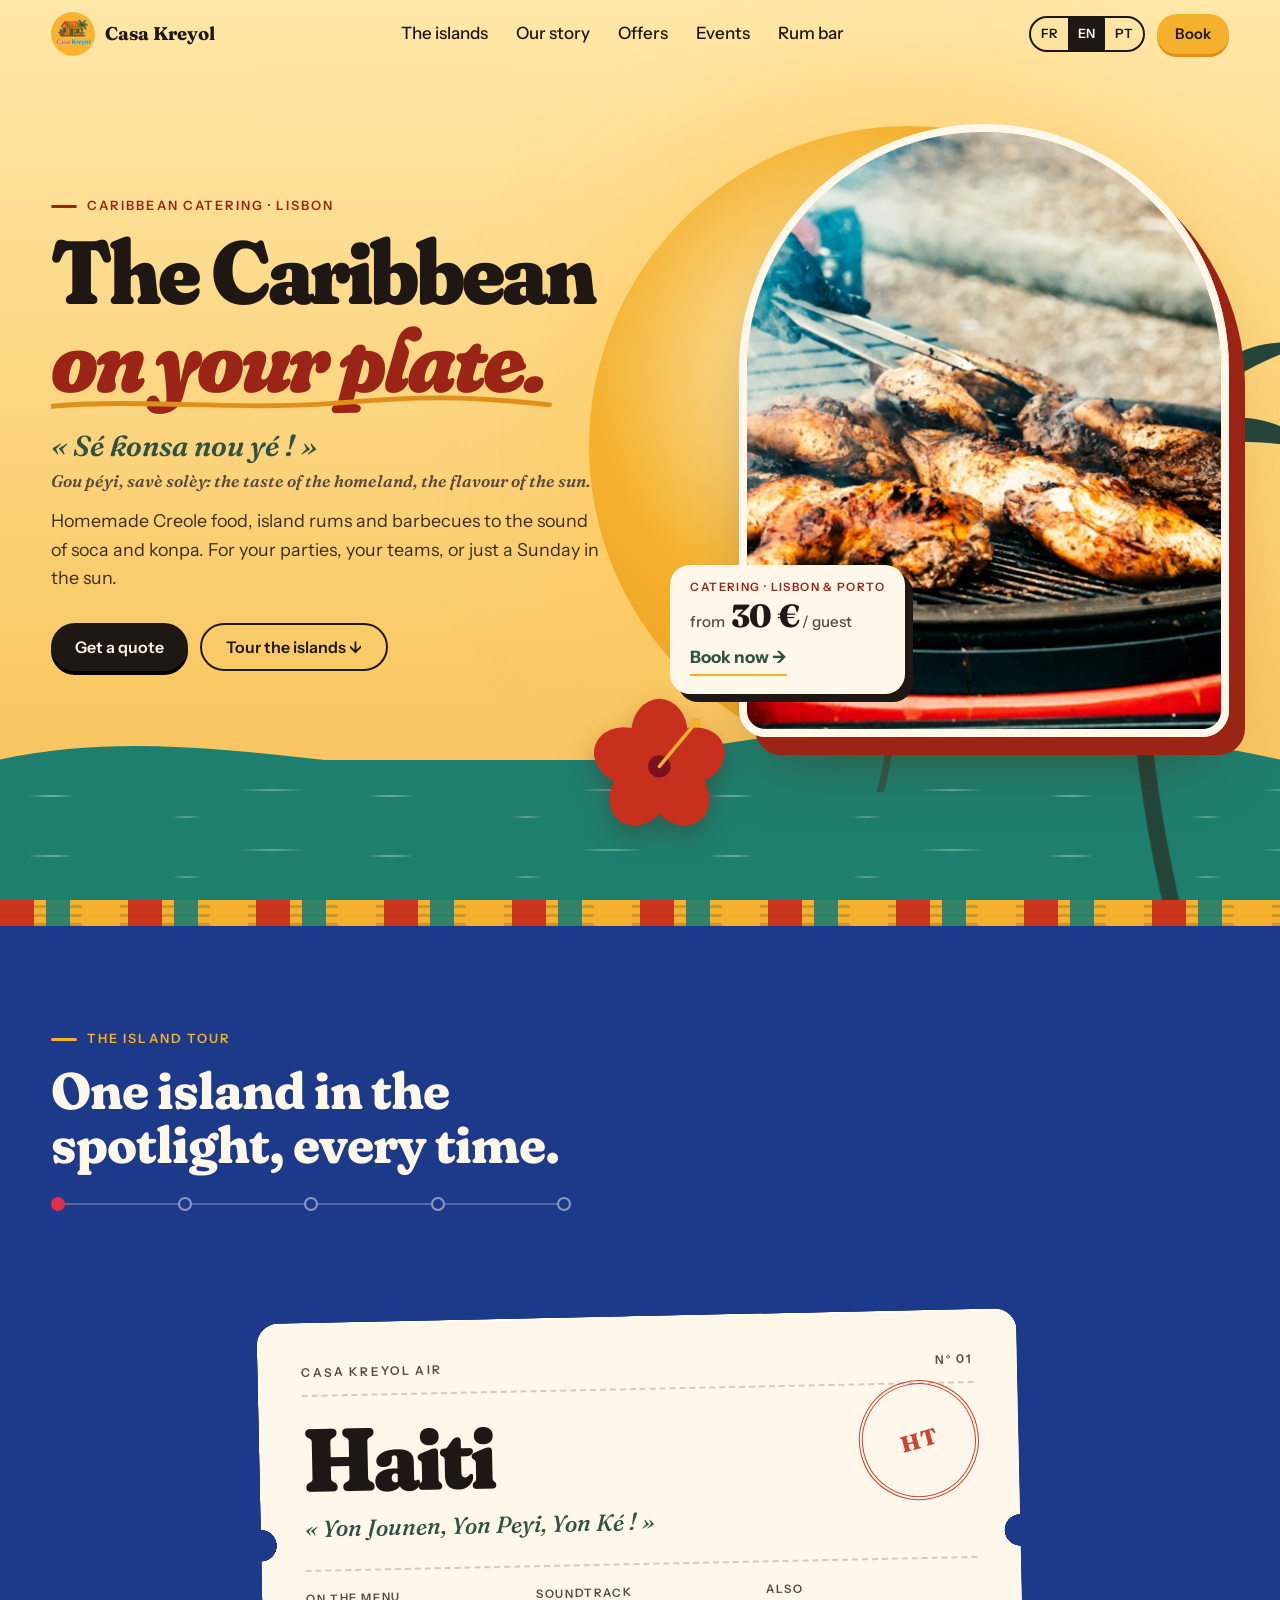
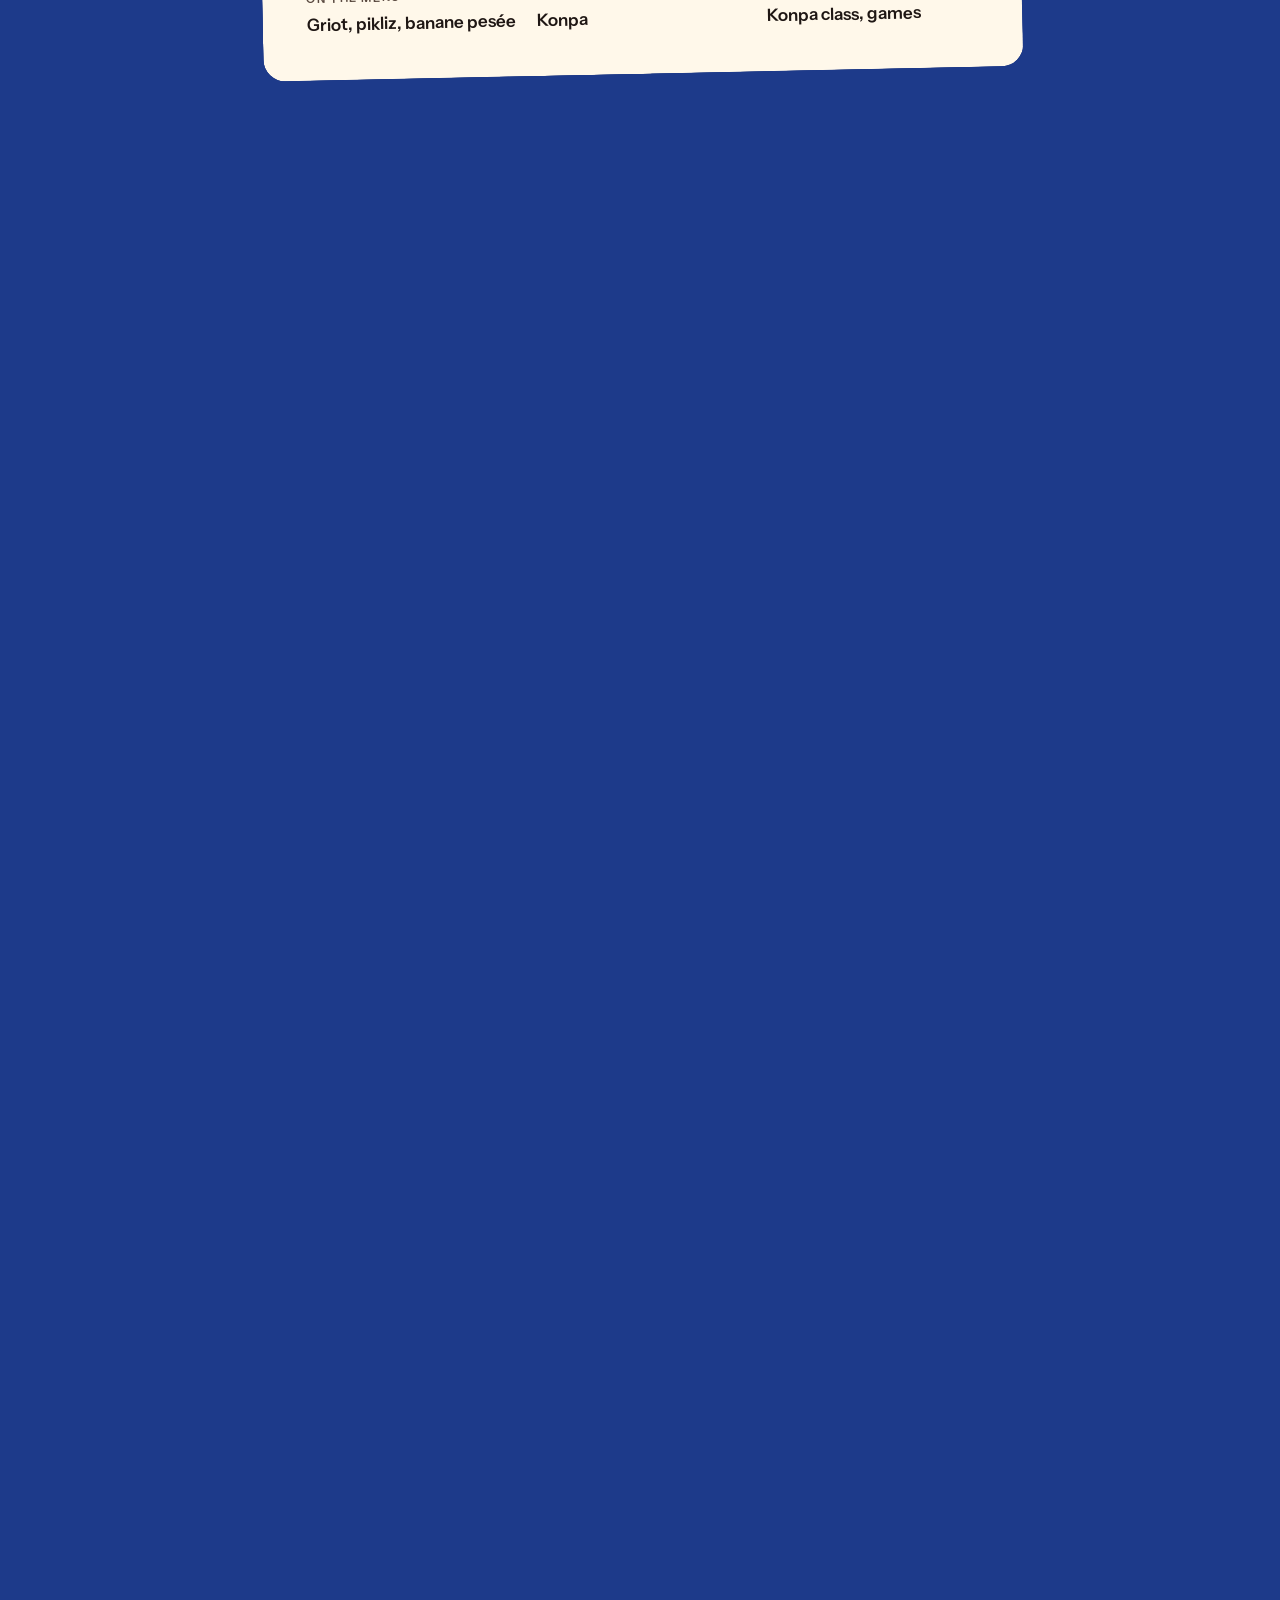
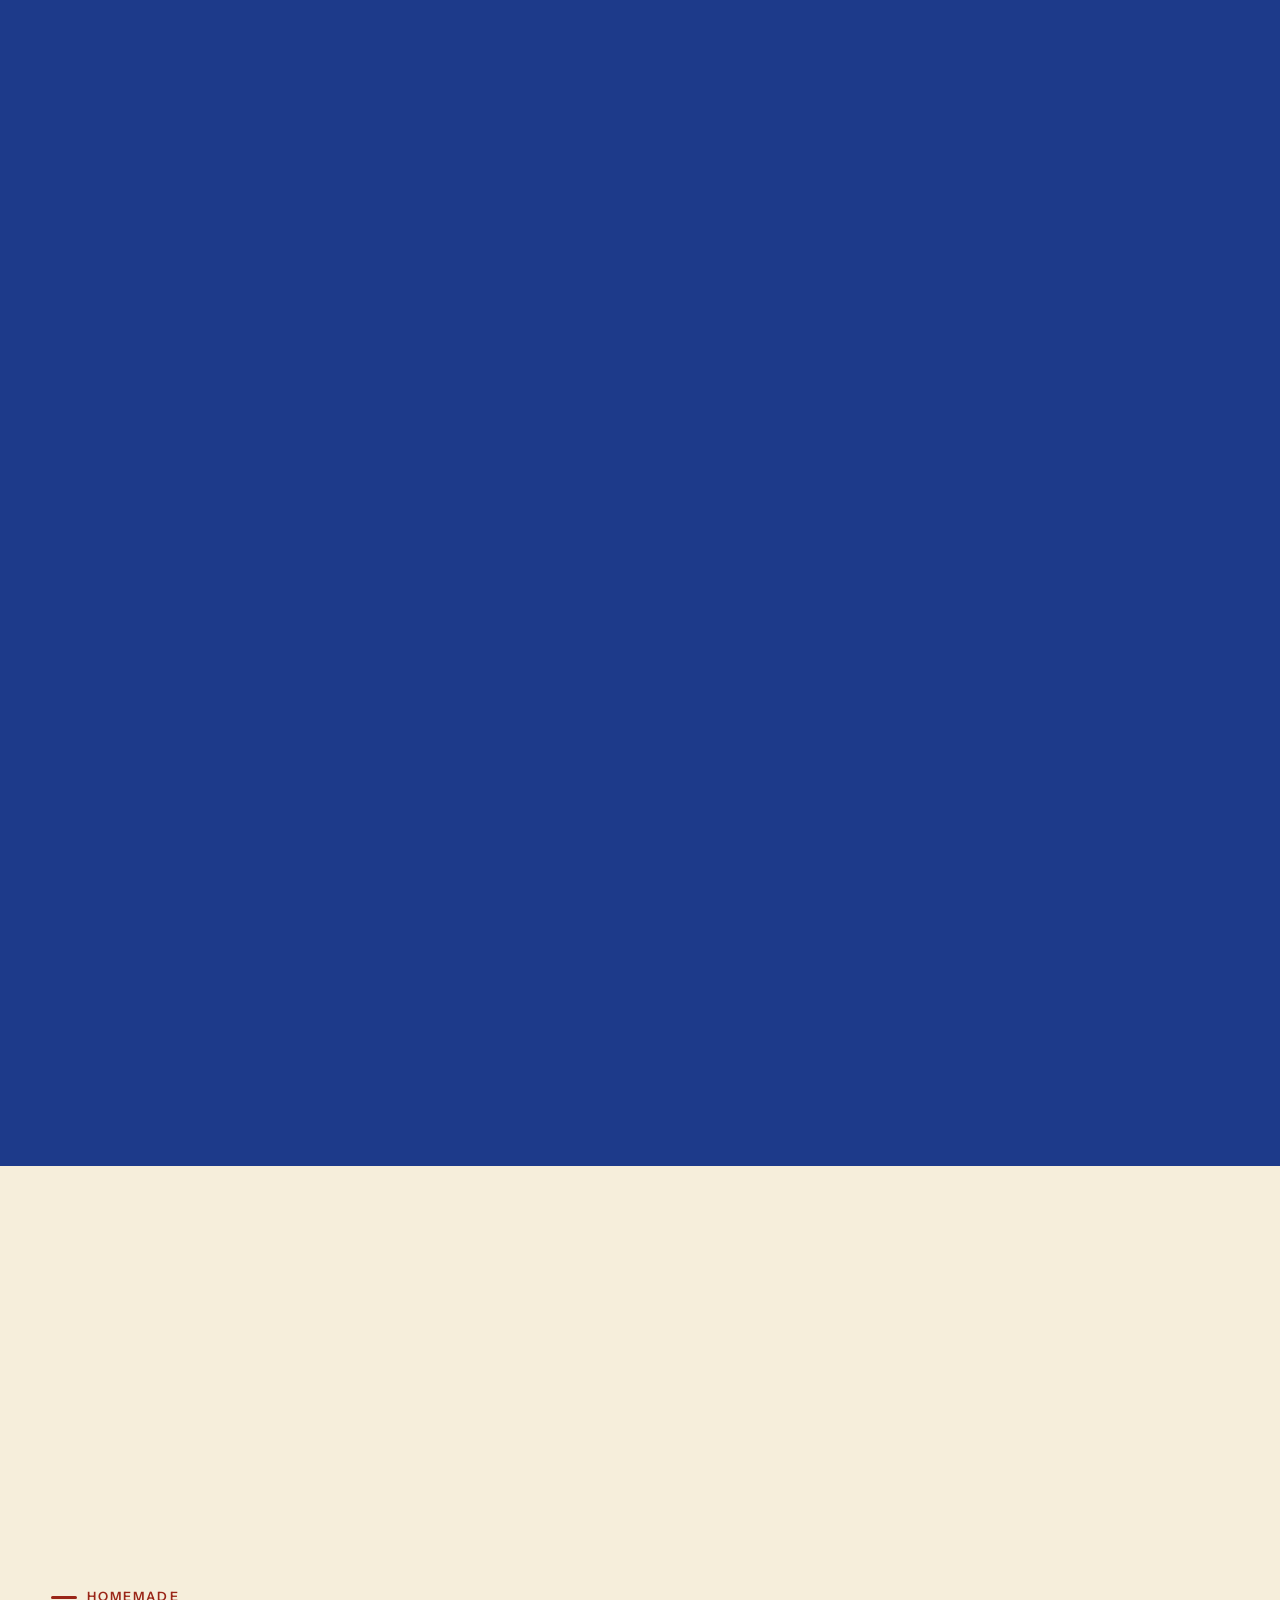
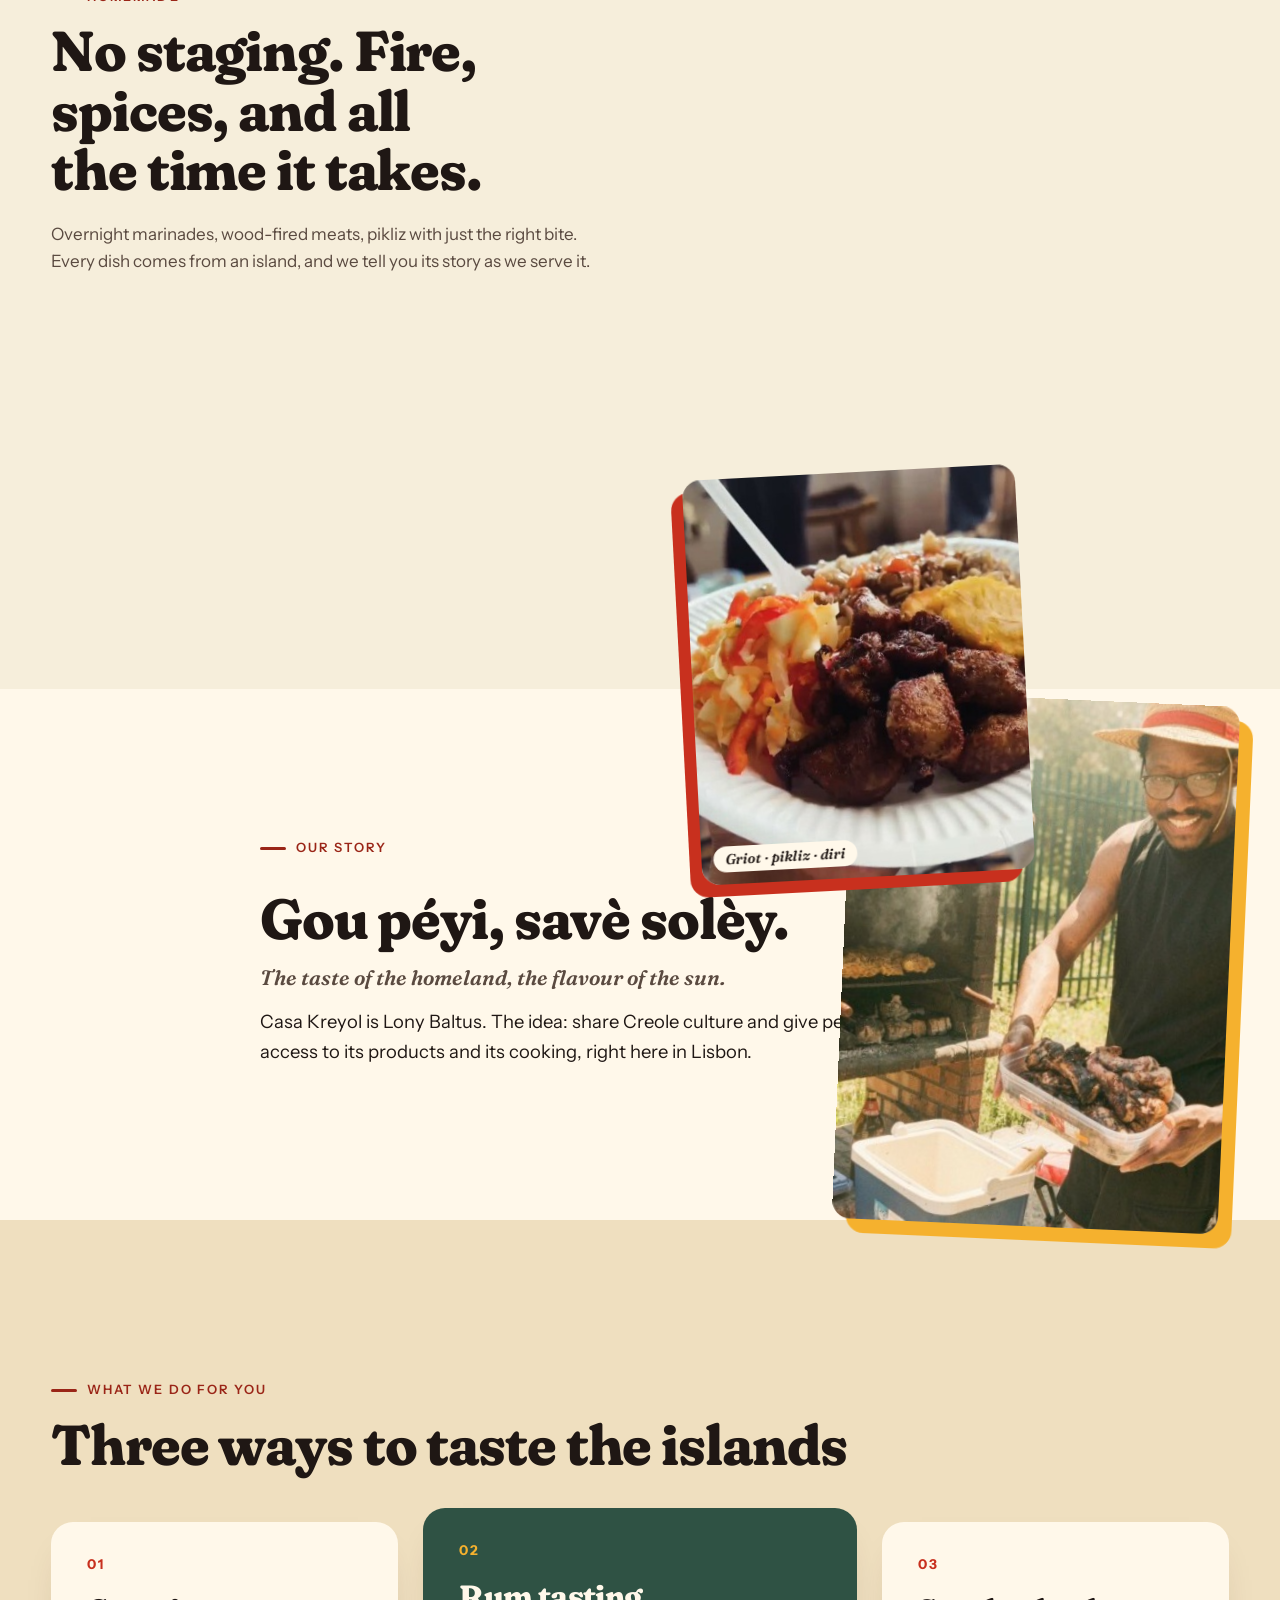
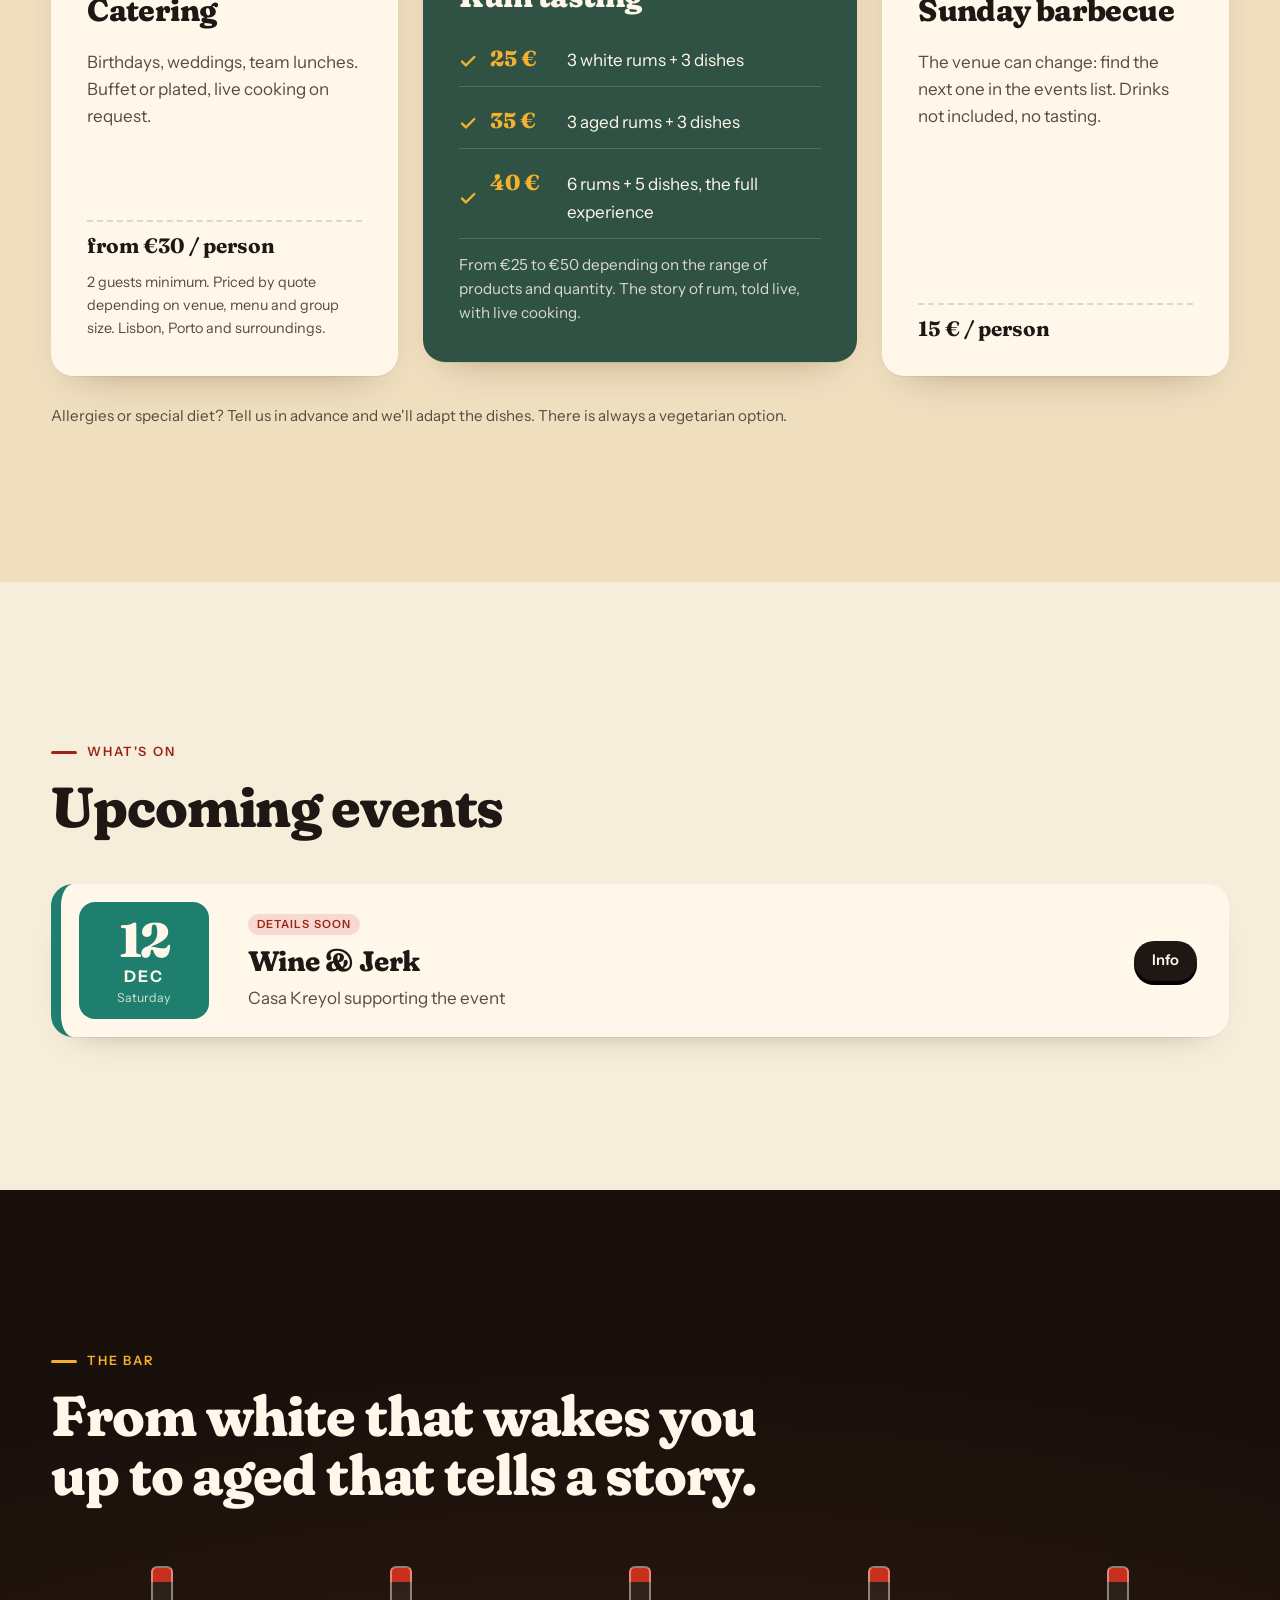
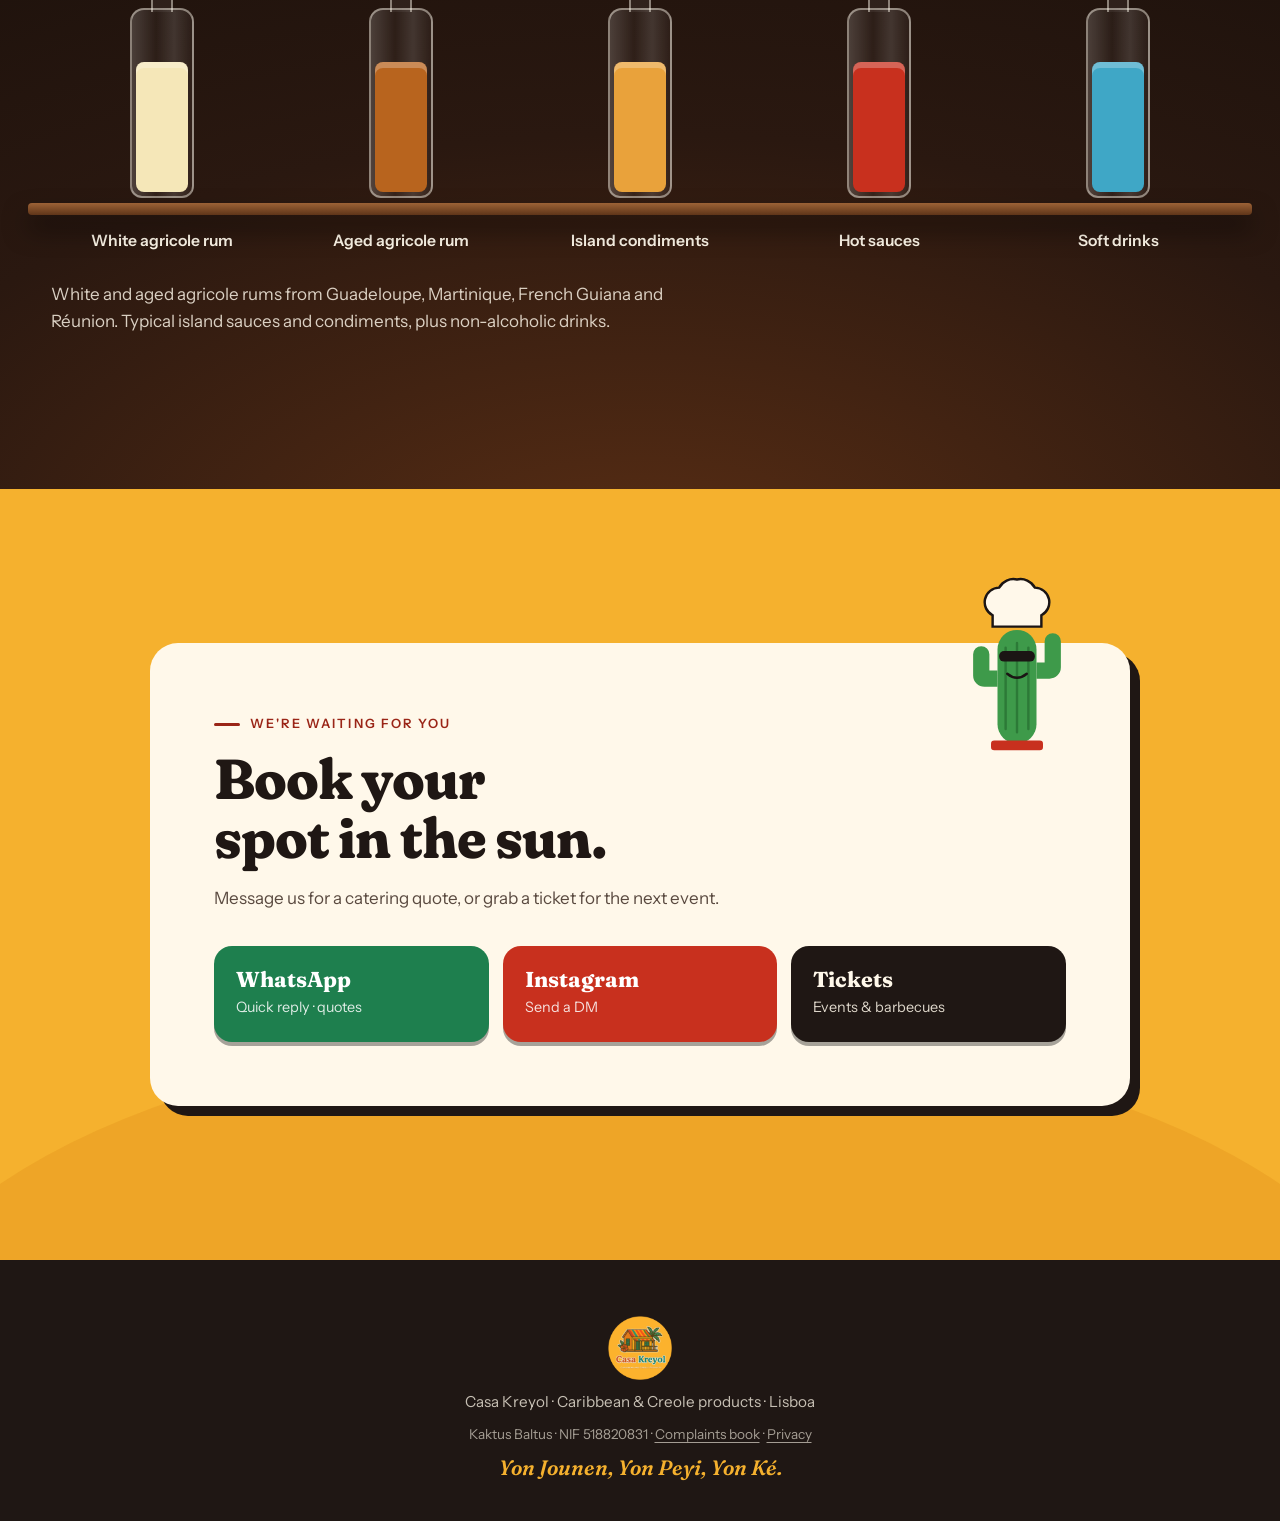
<file: index.html>
<!doctype html>
<html lang="fr" data-lang="fr">
<head>
<meta charset="utf-8">
<meta name="viewport" content="width=device-width, initial-scale=1">
<title>Casa Kreyol · Traiteur caribéen à Lisbonne</title>
<meta name="description" content="Casa Kreyol : cuisine caribéenne et créole, traiteur (Lisbonne, Porto et environs), dégustations de rhum agricole et barbecues.">
<link rel="icon" href="assets/logo.png">
<link rel="preconnect" href="https://fonts.googleapis.com">
<link rel="preconnect" href="https://fonts.gstatic.com" crossorigin>
<link href="https://fonts.googleapis.com/css2?family=Fraunces:ital,opsz,wght,SOFT@0,9..144,400..900,100;1,9..144,400..900,100&family=Instrument+Sans:wght@400;500;600;700&display=swap" rel="stylesheet">
<link rel="stylesheet" href="styles.css">
</head>
<body>

<div class="progress" aria-hidden="true"></div>

<a class="skip" href="#escales"><span lang="fr">Aller au contenu</span><span lang="en">Skip to content</span><span lang="pt">Ir para o conteúdo</span></a>

<!-- NAV -->
<header class="nav" id="nav">
  <a class="nav__brand" href="#top" aria-label="Casa Kreyol">
    <img src="assets/logo.png" alt="" width="44" height="44">
    <span>Casa Kreyol</span>
  </a>
  <nav class="nav__links" aria-label="Principale">
    <a href="#escales"><span lang="fr">Les îles</span><span lang="en">The islands</span><span lang="pt">As ilhas</span></a>
    <a href="#histoire"><span lang="fr">Notre histoire</span><span lang="en">Our story</span><span lang="pt">A nossa história</span></a>
    <a href="#offres"><span lang="fr">Offres</span><span lang="en">Offers</span><span lang="pt">Ofertas</span></a>
    <a href="#agenda"><span lang="fr">Agenda</span><span lang="en">Events</span><span lang="pt">Agenda</span></a>
    <a href="#rhum"><span lang="fr">Bar à rhum</span><span lang="en">Rum bar</span><span lang="pt">Bar de rum</span></a>
  </nav>
  <div class="nav__end">
    <div class="lang" role="group" aria-label="Langue / Language">
      <button type="button" data-set-lang="fr" aria-pressed="true">FR</button>
      <button type="button" data-set-lang="en" aria-pressed="false">EN</button>
      <button type="button" data-set-lang="pt" aria-pressed="false">PT</button>
    </div>
    <a class="btn btn--sun btn--sm btn--pulse" href="#reserver"><span lang="fr">Réserver</span><span lang="en">Book</span><span lang="pt">Reservar</span></a>
  </div>
</header>

<main id="top">

<!-- HERO -->
<section class="hero" id="hero" aria-labelledby="hero-title">
  <div class="hero__sky" aria-hidden="true"></div>
  <div class="hero__sun" aria-hidden="true"></div>
  <div class="hero__sea" aria-hidden="true">
    <svg viewBox="0 0 1440 200" preserveAspectRatio="none"><path d="M0 80 C 240 40 480 120 720 80 S 1200 40 1440 80 V200 H0Z"/></svg>
  </div>
  <svg class="hero__palm hero__palm--l" aria-hidden="true" viewBox="0 0 300 520"><use href="#palm"/></svg>
  <svg class="hero__palm hero__palm--r" aria-hidden="true" viewBox="0 0 300 520"><use href="#palm"/></svg>
  <svg class="hero__hibiscus" aria-hidden="true" viewBox="0 0 200 200"><use href="#hibiscus"/></svg>

  <div class="hero__copy">
    <p class="kicker"><span lang="fr">Traiteur caribéen · Lisbonne</span><span lang="en">Caribbean catering · Lisbon</span><span lang="pt">Catering caribenho · Lisboa</span></p>
    <h1 id="hero-title" class="hero__title">
      <span class="line"><span lang="fr">La Caraïbe</span><span lang="en">The Caribbean</span><span lang="pt">As Caraíbas</span></span>
      <span class="line line--scribble"><span lang="fr">dans l'assiette.<svg class="scribble" viewBox="0 0 300 24" preserveAspectRatio="none" aria-hidden="true"><path pathLength="1" d="M4 15 C 60 6 118 20 176 11 S 262 7 296 13"/></svg></span><span lang="en">on your plate.<svg class="scribble" viewBox="0 0 300 24" preserveAspectRatio="none" aria-hidden="true"><path pathLength="1" d="M4 15 C 60 6 118 20 176 11 S 262 7 296 13"/></svg></span><span lang="pt">no seu prato.<svg class="scribble" viewBox="0 0 300 24" preserveAspectRatio="none" aria-hidden="true"><path pathLength="1" d="M4 15 C 60 6 118 20 176 11 S 262 7 296 13"/></svg></span></span>
    </h1>
    <p class="hero__kreyol">« Sé konsa nou yé ! »</p>
    <p class="hero__motto"><span lang="fr">Gou péyi, savè solèy : le goût du pays, saveur du soleil.</span><span lang="en">Gou péyi, savè solèy: the taste of the homeland, the flavour of the sun.</span><span lang="pt">Gou péyi, savè solèy: o sabor da terra, o sabor do sol.</span></p>
    <p class="hero__lede">
      <span lang="fr">Cuisine créole maison, rhums des îles et barbecues au son de la soca et du konpa. Pour vos fêtes, vos équipes, ou juste un dimanche au soleil.</span>
      <span lang="en">Homemade Creole food, island rums and barbecues to the sound of soca and konpa. For your parties, your teams, or just a Sunday in the sun.</span><span lang="pt">Cozinha crioula caseira, rumes das ilhas e churrascos ao som de soca e konpa. Para as suas festas, as suas equipas, ou apenas um domingo ao sol.</span>
    </p>
    <div class="hero__cta">
      <a class="btn btn--ink btn--pulse" href="#reserver"><span lang="fr">Demander un devis</span><span lang="en">Get a quote</span><span lang="pt">Pedir orçamento</span></a>
      <a class="btn btn--ghost" href="#escales"><span lang="fr">Faire le tour des îles ↓</span><span lang="en">Tour the islands ↓</span><span lang="pt">Volta às ilhas ↓</span></a>
    </div>
  </div>

  <!-- Hero photo: Unsplash License (photo by Jopopz Tallorin, unsplash.com/photos/ofXy_NRwyjI).
       To use the client's own photo, replace the src. If the image fails, the warm gradient + hibiscus shows instead. -->
  <div class="hero__media">
    <figure class="hero__photo">
      <svg class="hero__photo-fallback" aria-hidden="true" viewBox="0 0 200 200"><use href="#hibiscus"/></svg>
      <img src="assets/hero-grill.jpg" alt="Poulet mariné aux épices qui grille au barbecue, dans la fumée" width="1200" height="801" fetchpriority="high" onerror="this.remove()">
    </figure>
    <aside class="hero__card" aria-label="Réserver">
      <p class="hero__card-k"><span lang="fr">Traiteur · Lisbonne &amp; Porto</span><span lang="en">Catering · Lisbon &amp; Porto</span><span lang="pt">Catering · Lisboa e Porto</span></p>
      <p class="hero__card-price"><small><span lang="fr">dès</span><span lang="en">from</span><span lang="pt">desde</span></small> 30 €<small><span lang="fr"> / pers.</span><span lang="en"> / guest</span><span lang="pt"> / pessoa</span></small></p>
      <a class="hero__card-cta" href="#reserver"><span lang="fr">Réserver</span><span lang="en">Book now</span><span lang="pt">Reservar</span> <span aria-hidden="true">→</span></a>
    </aside>
  </div>
</section>

<div class="madras" aria-hidden="true"></div>

<!-- ISLAND TOUR (signature: boarding pass stamped per island) -->
<section class="tour" id="escales" aria-labelledby="tour-title">
  <div class="tour__sticky">
    <header class="tour__head">
      <p class="kicker kicker--light"><span lang="fr">La tournée des îles</span><span lang="en">The island tour</span><span lang="pt">A volta às ilhas</span></p>
      <h2 id="tour-title" class="tour__title"><span lang="fr">Une île à l'honneur, à chaque rendez-vous.</span><span lang="en">One island in the spotlight, every time.</span><span lang="pt">Uma ilha em destaque, de cada vez.</span></h2>
      <ol class="route" aria-hidden="true">
        <li></li><li></li><li></li><li></li><li></li>
      </ol>
    </header>

    <div class="tour__rail">
      <article class="stop" data-ground="#1D3A8A" data-accent="#E2304A">
        <div class="stop__pass">
          <div class="pass__top"><span>CASA KREYOL AIR</span><span>N° 01</span></div>
          <h3 class="stop__name"><span lang="fr">Haïti</span><span lang="en">Haiti</span><span lang="pt">Haiti</span></h3>
          <p class="stop__motto">« Yon Jounen, Yon Peyi, Yon Ké ! »</p>
          <dl class="pass__grid">
            <div><dt><span lang="fr">Au menu</span><span lang="en">On the menu</span><span lang="pt">No menu</span></dt><dd>Griot, pikliz, banane pesée</dd></div>
            <div><dt><span lang="fr">Au son de</span><span lang="en">Soundtrack</span><span lang="pt">Banda sonora</span></dt><dd>Konpa</dd></div>
            <div><dt><span lang="fr">Et aussi</span><span lang="en">Also</span><span lang="pt">E ainda</span></dt><dd><span lang="fr">Cours de konpa, jeux</span><span lang="en">Konpa class, games</span><span lang="pt">Aula de konpa, jogos</span></dd></div>
          </dl>
          <div class="pass__stamp">HT</div>
        </div>
      </article>

      <article class="stop" data-ground="#9E1F1F" data-accent="#F5B12E">
        <div class="stop__pass">
          <div class="pass__top"><span>CASA KREYOL AIR</span><span>N° 02</span></div>
          <h3 class="stop__name">Trinidad <i>&amp;</i> Tobago</h3>
          <p class="stop__motto"><span lang="fr">« La terre des colibris »</span><span lang="en">“Land of the hummingbird”</span><span lang="pt">“A terra do colibri”</span></p>
          <dl class="pass__grid">
            <div><dt><span lang="fr">Au menu</span><span lang="en">On the menu</span><span lang="pt">No menu</span></dt><dd>Doubles, pelau, curry</dd></div>
            <div><dt><span lang="fr">Au son de</span><span lang="en">Soundtrack</span><span lang="pt">Banda sonora</span></dt><dd>Soca</dd></div>
            <div><dt><span lang="fr">Et aussi</span><span lang="en">Also</span><span lang="pt">E ainda</span></dt><dd>Caribbean Tour × Vi's Bar</dd></div>
          </dl>
          <div class="pass__stamp">TT</div>
        </div>
      </article>

      <article class="stop" data-ground="#1C5E3E" data-accent="#F5B12E">
        <div class="stop__pass">
          <div class="pass__top"><span>CASA KREYOL AIR</span><span>N° 03</span></div>
          <h3 class="stop__name"><span lang="fr">Dominique</span><span lang="en">Dominica</span><span lang="pt">Domínica</span></h3>
          <p class="stop__motto"><span lang="fr">« L'île nature »</span><span lang="en">“The nature island”</span><span lang="pt">“A ilha da natureza”</span></p>
          <dl class="pass__grid">
            <div><dt><span lang="fr">Au menu</span><span lang="en">On the menu</span><span lang="pt">No menu</span></dt><dd>Callaloo, poulet boucané</dd></div>
            <div><dt><span lang="fr">Au son de</span><span lang="en">Soundtrack</span><span lang="pt">Banda sonora</span></dt><dd>Bouyon, dancehall, shatta</dd></div>
            <div><dt><span lang="fr">Et aussi</span><span lang="en">Also</span><span lang="pt">E ainda</span></dt><dd>Dominica in the spotlight</dd></div>
          </dl>
          <div class="pass__stamp">DM</div>
        </div>
      </article>

      <article class="stop" data-ground="#0D5470" data-accent="#E2304A">
        <div class="stop__pass">
          <div class="pass__top"><span>CASA KREYOL AIR</span><span>N° 04</span></div>
          <h3 class="stop__name">Santo Domingo</h3>
          <p class="stop__motto">« ¡Hola, Quisqueya! »</p>
          <dl class="pass__grid">
            <div><dt><span lang="fr">Au menu</span><span lang="en">On the menu</span><span lang="pt">No menu</span></dt><dd>La bandera, tostones</dd></div>
            <div><dt><span lang="fr">Au son de</span><span lang="en">Soundtrack</span><span lang="pt">Banda sonora</span></dt><dd>Merengue, bachata</dd></div>
            <div><dt><span lang="fr">Et aussi</span><span lang="en">Also</span><span lang="pt">E ainda</span></dt><dd><span lang="fr">Programme de l'été</span><span lang="en">Summer programme</span><span lang="pt">Programa de verão</span></dd></div>
          </dl>
          <div class="pass__stamp">DO</div>
        </div>
      </article>

      <article class="stop" data-ground="#B8481A" data-accent="#F5B12E">
        <div class="stop__pass">
          <div class="pass__top"><span>CASA KREYOL AIR</span><span>N° 05</span></div>
          <h3 class="stop__name"><span lang="fr">Antilles</span><span lang="en">French Antilles</span><span lang="pt">Antilhas Francesas</span></h3>
          <p class="stop__motto">« Sé konsa nou yé ! »</p>
          <dl class="pass__grid">
            <div><dt><span lang="fr">Au menu</span><span lang="en">On the menu</span><span lang="pt">No menu</span></dt><dd>Colombo, accras, boudin</dd></div>
            <div><dt><span lang="fr">Au son de</span><span lang="en">Soundtrack</span><span lang="pt">Banda sonora</span></dt><dd>Zouk, gwoka</dd></div>
            <div><dt><span lang="fr">Et aussi</span><span lang="en">Also</span><span lang="pt">E ainda</span></dt><dd><span lang="fr">Octobre, mois créole</span><span lang="en">October, Creole month</span><span lang="pt">Outubro, mês crioulo</span></dd></div>
          </dl>
          <div class="pass__stamp">GP·MQ</div>
        </div>
      </article>
    </div>
  </div>
</section>

<!-- KITCHEN (real photos) -->
<section class="kitchen" aria-labelledby="kitchen-title">
  <div class="kitchen__text">
    <p class="kicker"><span lang="fr">Fait maison</span><span lang="en">Homemade</span><span lang="pt">Feito em casa</span></p>
    <h2 id="kitchen-title"><span lang="fr">Pas de mise en scène. Du feu, des épices, et le temps qu'il faut.</span><span lang="en">No staging. Fire, spices, and all the time it takes.</span><span lang="pt">Sem encenação. Fogo, especiarias e todo o tempo necessário.</span></h2>
    <p><span lang="fr">Marinades de la veille, viandes grillées au feu de bois, pikliz qui pique juste ce qu'il faut. Chaque plat vient d'une île, et on vous raconte son histoire en le servant.</span><span lang="en">Overnight marinades, wood-fired meats, pikliz with just the right bite. Every dish comes from an island, and we tell you its story as we serve it.</span><span lang="pt">Marinadas da véspera, carnes grelhadas a lenha, pikliz com o picante certo. Cada prato vem de uma ilha, e contamos-lhe a sua história ao servir.</span></p>
  </div>
  <figure class="kitchen__photo kitchen__photo--a" data-depth="0.08">
    <img src="assets/chef-grill.jpg" alt="Le chef de Casa Kreyol au barbecue, un bac de viandes grillées à la main" loading="lazy" width="340" height="465">
  </figure>
  <figure class="kitchen__photo kitchen__photo--b" data-depth="-0.06">
    <img src="assets/plat-griot.jpg" alt="Assiette de griot haïtien, pikliz et riz" loading="lazy" width="370" height="451">
    <figcaption>Griot · pikliz · diri</figcaption>
  </figure>
</section>

<!-- STORY -->
<section class="story" id="histoire" aria-labelledby="story-title">
  <div class="story__inner">
    <p class="kicker"><span lang="fr">Notre histoire</span><span lang="en">Our story</span><span lang="pt">A nossa história</span></p>
    <h2 id="story-title">Gou péyi, savè solèy.</h2>
    <p class="story__sub"><span lang="fr">Le goût du pays, saveur du soleil.</span><span lang="en">The taste of the homeland, the flavour of the sun.</span><span lang="pt">O sabor da terra, o sabor do sol.</span></p>
    <p><span lang="fr">Casa Kreyol, c'est Lony Baltus. Son idée : faire découvrir la culture créole et donner accès à ses produits et à sa cuisine, ici à Lisbonne.</span><span lang="en">Casa Kreyol is Lony Baltus. The idea: share Creole culture and give people access to its products and its cooking, right here in Lisbon.</span><span lang="pt">A Casa Kreyol é o Lony Baltus. A ideia: partilhar a cultura crioula e dar acesso aos seus produtos e à sua cozinha, aqui em Lisboa.</span></p>
  </div>
</section>

<!-- OFFERS -->
<section class="offers" id="offres" aria-labelledby="offers-title">
  <header class="section-head">
    <p class="kicker"><span lang="fr">Ce qu'on fait pour vous</span><span lang="en">What we do for you</span><span lang="pt">O que fazemos por si</span></p>
    <h2 id="offers-title"><span lang="fr">Trois façons de goûter les îles</span><span lang="en">Three ways to taste the islands</span><span lang="pt">Três maneiras de provar as ilhas</span></h2>
  </header>

  <div class="offers__list">
    <article class="offer">
      <span class="offer__num">01</span>
      <h3><span lang="fr">Traiteur</span><span lang="en">Catering</span><span lang="pt">Catering</span></h3>
      <p><span lang="fr">Anniversaires, mariages, repas d'équipe. Buffet ou service à l'assiette, cuisine en direct possible.</span><span lang="en">Birthdays, weddings, team lunches. Buffet or plated, live cooking on request.</span><span lang="pt">Aniversários, casamentos, almoços de equipa. Buffet ou serviço à mesa, cozinha ao vivo a pedido.</span></p>
      <p class="offer__price"><span lang="fr">dès <span class="count" data-count="30">30</span> € / personne</span><span lang="en">from €<span class="count" data-count="30">30</span> / person</span><span lang="pt">desde <span class="count" data-count="30">30</span> € / pessoa</span></p>
      <p class="offer__note"><span lang="fr">2 personnes minimum. Tarif sur devis selon le lieu, le menu et la taille du groupe. Lisbonne, Porto et environs.</span><span lang="en">2 guests minimum. Priced by quote depending on venue, menu and group size. Lisbon, Porto and surroundings.</span><span lang="pt">Mínimo 2 pessoas. Preço por orçamento consoante o local, o menu e o tamanho do grupo. Lisboa, Porto e arredores.</span></p>
    </article>
    <article class="offer offer--feature">
      <span class="offer__num">02</span>
      <h3><span lang="fr">Dégustation de rhum</span><span lang="en">Rum tasting</span><span lang="pt">Prova de rum</span></h3>
      <ul class="offer__tiers">
        <li><b><span class="count" data-count="25">25</span> €</b><span lang="fr">3 rhums blancs + 3 plats</span><span lang="en">3 white rums + 3 dishes</span><span lang="pt">3 rumes brancos + 3 pratos</span></li>
        <li><b><span class="count" data-count="35">35</span> €</b><span lang="fr">3 rhums vieux + 3 plats</span><span lang="en">3 aged rums + 3 dishes</span><span lang="pt">3 rumes velhos + 3 pratos</span></li>
        <li><b><span class="count" data-count="40">40</span> €</b><span lang="fr">6 rhums + 5 plats, l'expérience complète</span><span lang="en">6 rums + 5 dishes, the full experience</span><span lang="pt">6 rumes + 5 pratos, a experiência completa</span></li>
      </ul>
      <p class="offer__note"><span lang="fr">De 25 à 50 € selon la gamme de produits et la quantité souhaitée. Histoire du rhum racontée et cuisine en direct.</span><span lang="en">From €25 to €50 depending on the range of products and quantity. The story of rum, told live, with live cooking.</span><span lang="pt">De 25 a 50 € consoante a gama de produtos e a quantidade. A história do rum contada ao vivo, com cozinha ao vivo.</span></p>
    </article>
    <article class="offer">
      <span class="offer__num">03</span>
      <h3><span lang="fr">Barbecue du dimanche</span><span lang="en">Sunday barbecue</span><span lang="pt">Churrasco de domingo</span></h3>
      <p><span lang="fr">Le lieu peut changer : retrouvez le prochain dans l'agenda. Boissons non incluses, sans dégustation.</span><span lang="en">The venue can change: find the next one in the events list. Drinks not included, no tasting.</span><span lang="pt">O local pode mudar: veja o próximo na agenda. Bebidas não incluídas, sem prova.</span></p>
      <p class="offer__price"><span class="count" data-count="15">15</span> € <span lang="fr">/ personne</span><span lang="en">/ person</span><span lang="pt">/ pessoa</span></p>
    </article>
  </div>
  <p class="offers__allergy"><span lang="fr">Allergies ou régime particulier ? Prévenez-nous à l'avance pour adapter les plats. Il y a toujours une option végétarienne.</span><span lang="en">Allergies or special diet? Tell us in advance and we'll adapt the dishes. There is always a vegetarian option.</span><span lang="pt">Alergias ou dieta especial? Avise-nos com antecedência e adaptamos os pratos. Há sempre uma opção vegetariana.</span></p>
</section>

<!-- EVENTS
     Pour modifier : un <li class="event"> par événement.
     data-date = date de fin (AAAA-MM-JJ). Les événements passés se masquent tout seuls.
     Retirer <span class="event__tag"> quand l'événement est confirmé. -->
<section class="events" id="agenda" aria-labelledby="events-title">
  <header class="section-head">
    <p class="kicker"><span lang="fr">Agenda</span><span lang="en">What's on</span><span lang="pt">Agenda</span></p>
    <h2 id="events-title"><span lang="fr">Prochains événements</span><span lang="en">Upcoming events</span><span lang="pt">Próximos eventos</span></h2>
  </header>

  <ol class="events__list">
    <li class="event" data-date="2026-12-12" style="--tone: var(--palm)">
      <time class="event__date" datetime="2026-12-12">
        <span class="event__day">12</span>
        <span class="event__month"><span lang="fr">déc.</span><span lang="en">Dec</span><span lang="pt">dez.</span></span>
        <span class="event__wd"><span lang="fr">samedi</span><span lang="en">Saturday</span><span lang="pt">sábado</span></span>
      </time>
      <div class="event__body">
        <span class="event__tag"><span lang="fr">Détails à venir</span><span lang="en">Details soon</span><span lang="pt">Detalhes em breve</span></span>
        <h3>Wine &amp; Jerk</h3>
        <p class="event__meta"><span lang="fr">Casa Kreyol en soutien de l'événement</span><span lang="en">Casa Kreyol supporting the event</span><span lang="pt">Casa Kreyol em apoio ao evento</span></p>
      </div>
      <div class="event__end">
        <a class="btn btn--ink btn--sm" href="https://www.instagram.com/casa_kreyol/" target="_blank" rel="noopener"><span lang="fr">Infos</span><span lang="en">Info</span><span lang="pt">Info</span></a>
      </div>
    </li>
  </ol>

  <p class="events__empty" hidden>
    <span lang="fr">Pas d'événement annoncé pour l'instant. Suivez <a href="https://www.instagram.com/casa_kreyol/" target="_blank" rel="noopener">@casa_kreyol</a> pour la prochaine date.</span>
    <span lang="en">No events announced yet. Follow <a href="https://www.instagram.com/casa_kreyol/" target="_blank" rel="noopener">@casa_kreyol</a> for the next date.</span><span lang="pt">Ainda sem eventos anunciados. Siga <a href="https://www.instagram.com/casa_kreyol/" target="_blank" rel="noopener">@casa_kreyol</a> para a próxima data.</span>
  </p>
</section>

<!-- RUM BAR -->
<section class="rum" id="rhum" aria-labelledby="rum-title">
  <div class="rum__inner">
    <p class="kicker kicker--sun"><span lang="fr">Le bar</span><span lang="en">The bar</span><span lang="pt">O bar</span></p>
    <h2 id="rum-title"><span lang="fr">Du blanc qui réveille au vieux qui raconte.</span><span lang="en">From white that wakes you up to aged that tells a story.</span><span lang="pt">Do branco que desperta ao velho que conta uma história.</span></h2>
    <ul class="shelf" aria-label="Produits">
      <li style="--liquid:#F5E7B8"><span class="bottle" aria-hidden="true"></span><b><span lang="fr">Rhum agricole blanc</span><span lang="en">White agricole rum</span><span lang="pt">Rum agrícola branco</span></b></li>
      <li style="--liquid:#B8641E"><span class="bottle" aria-hidden="true"></span><b><span lang="fr">Rhum agricole vieux</span><span lang="en">Aged agricole rum</span><span lang="pt">Rum agrícola velho</span></b></li>
      <li style="--liquid:#E9A23B"><span class="bottle" aria-hidden="true"></span><b><span lang="fr">Condiments des îles</span><span lang="en">Island condiments</span><span lang="pt">Condimentos das ilhas</span></b></li>
      <li style="--liquid:#C8301E"><span class="bottle" aria-hidden="true"></span><b><span lang="fr">Sauces piquantes</span><span lang="en">Hot sauces</span><span lang="pt">Molhos picantes</span></b></li>
      <li style="--liquid:#3FA7C6"><span class="bottle" aria-hidden="true"></span><b><span lang="fr">Boissons sans alcool</span><span lang="en">Soft drinks</span><span lang="pt">Bebidas sem álcool</span></b></li>
    </ul>
    <p class="rum__origins"><span lang="fr">Rhums agricoles blancs et vieux de Guadeloupe, Martinique, Guyane et Réunion. Sauces et condiments typiques des îles, et des boissons sans alcool.</span><span lang="en">White and aged agricole rums from Guadeloupe, Martinique, French Guiana and Réunion. Typical island sauces and condiments, plus non-alcoholic drinks.</span><span lang="pt">Rumes agrícolas brancos e velhos da Guadalupe, Martinica, Guiana Francesa e Reunião. Molhos e condimentos típicos das ilhas, e bebidas sem álcool.</span></p>
  </div>
</section>

<!-- BOOKING -->
<section class="book" id="reserver" aria-labelledby="book-title">
  <div class="book__card">
    <svg class="mascot" viewBox="0 0 160 220" aria-hidden="true"><use href="#cactus"/></svg>
    <p class="kicker"><span lang="fr">On vous attend</span><span lang="en">We're waiting for you</span><span lang="pt">Esperamos por si</span></p>
    <h2 id="book-title"><span lang="fr">Réservez votre place au soleil.</span><span lang="en">Book your spot in the sun.</span><span lang="pt">Reserve o seu lugar ao sol.</span></h2>
    <p class="book__lede"><span lang="fr">Écrivez-nous pour un devis traiteur, ou prenez votre billet pour le prochain événement.</span><span lang="en">Message us for a catering quote, or grab a ticket for the next event.</span><span lang="pt">Escreva-nos para um orçamento de catering, ou compre o seu bilhete para o próximo evento.</span></p>
    <div class="book__actions">
      <a class="channel channel--wa" href="https://wa.me/33647696438" target="_blank" rel="noopener">
        <span class="channel__label">WhatsApp</span>
        <span class="channel__hint"><span lang="fr">Réponse rapide · devis</span><span lang="en">Quick reply · quotes</span><span lang="pt">Resposta rápida · orçamentos</span></span>
      </a>
      <a class="channel channel--ig" href="https://ig.me/m/casa_kreyol" target="_blank" rel="noopener">
        <span class="channel__label">Instagram</span>
        <span class="channel__hint"><span lang="fr">Écrivez en DM</span><span lang="en">Send a DM</span><span lang="pt">Envie uma DM</span></span>
      </a>
      <a class="channel channel--tk" href="https://buytickets.at/kaktusbaltusunipessoal/2508804" target="_blank" rel="noopener">
        <span class="channel__label"><span lang="fr">Billetterie</span><span lang="en">Tickets</span><span lang="pt">Bilhetes</span></span>
        <span class="channel__hint"><span lang="fr">Événements & barbecues</span><span lang="en">Events & barbecues</span><span lang="pt">Eventos e churrascos</span></span>
      </a>
    </div>
  </div>
</section>

</main>

<footer class="foot">
  <img src="assets/logo.png" alt="" width="64" height="64">
  <p>Casa Kreyol · Caribbean &amp; Creole products · Lisboa</p>
  <p class="foot__legal">Kaktus Baltus · NIF 518820831 · <a href="https://www.livroreclamacoes.pt/INICIO/" target="_blank" rel="noopener"><span lang="fr">Livre de réclamations</span><span lang="en">Complaints book</span><span lang="pt">Livro de Reclamações</span></a> · <a href="privacy.html"><span lang="fr">Confidentialité</span><span lang="en">Privacy</span><span lang="pt">Privacidade</span></a></p>
  <p class="foot__kreyol">Yon Jounen, Yon Peyi, Yon Ké.</p>
</footer>

<!-- SVG library -->
<svg width="0" height="0" style="position:absolute" aria-hidden="true">
  <defs>
    <symbol id="palm" viewBox="0 0 300 520">
      <path d="M150 140 C 160 260 150 400 120 520" fill="none" stroke="currentColor" stroke-width="14" stroke-linecap="round"/>
      <g fill="currentColor">
        <path d="M150 140 C 100 90 40 90 0 130 C 50 115 100 120 150 140Z"/>
        <path d="M150 140 C 110 60 60 30 10 40 C 70 60 110 90 150 140Z"/>
        <path d="M150 140 C 160 70 200 20 260 10 C 210 50 180 90 150 140Z"/>
        <path d="M150 140 C 210 100 270 110 300 160 C 250 140 200 135 150 140Z"/>
        <path d="M150 140 C 190 160 220 210 220 260 C 200 220 180 185 150 140Z"/>
        <path d="M150 140 C 110 160 80 200 70 250 C 95 210 120 180 150 140Z"/>
      </g>
    </symbol>
    <symbol id="hibiscus" viewBox="0 0 200 200">
      <g fill="currentColor">
        <ellipse cx="100" cy="52" rx="40" ry="48"/>
        <ellipse cx="100" cy="52" rx="40" ry="48" transform="rotate(72 100 100)"/>
        <ellipse cx="100" cy="52" rx="40" ry="48" transform="rotate(144 100 100)"/>
        <ellipse cx="100" cy="52" rx="40" ry="48" transform="rotate(216 100 100)"/>
        <ellipse cx="100" cy="52" rx="40" ry="48" transform="rotate(288 100 100)"/>
      </g>
      <circle cx="100" cy="100" r="16" fill="#7A1020"/>
      <path d="M100 100 L 150 40" stroke="#F5B12E" stroke-width="5" stroke-linecap="round"/>
      <circle cx="152" cy="38" r="7" fill="#F5B12E"/>
    </symbol>
    <symbol id="cactus" viewBox="0 0 160 220">
      <rect x="56" y="70" width="48" height="140" rx="24" fill="#3E9A4A"/>
      <path d="M56 140 H40 a14 14 0 0 1 -14 -14 V100 a10 10 0 0 1 20 0 V120 H56" fill="#3E9A4A"/>
      <g class="mascot__arm"><path d="M104 130 H120 a14 14 0 0 0 14 -14 V84 a10 10 0 0 0 -20 0 V110 H104" fill="#3E9A4A"/></g>
      <path d="M66 92 v100 M80 86 v110 M94 92 v100" stroke="#2C7A37" stroke-width="3" stroke-linecap="round"/>
      <path d="M50 66 h60 v-14 a18 18 0 0 0 -8 -34 a20 20 0 0 0 -22 -10 a20 20 0 0 0 -22 10 a18 18 0 0 0 -8 34z" fill="#FFF8EA" stroke="#1B1514" stroke-width="3"/>
      <rect x="58" y="96" width="44" height="13" rx="6" fill="#1B1514"/>
      <path d="M68 124 q12 10 24 0" fill="none" stroke="#1B1514" stroke-width="3" stroke-linecap="round"/>
      <rect x="48" y="206" width="64" height="12" rx="4" fill="#C8301E"/>
    </symbol>
  </defs>
</svg>

<script src="main.js"></script>
</body>
</html>
</file>
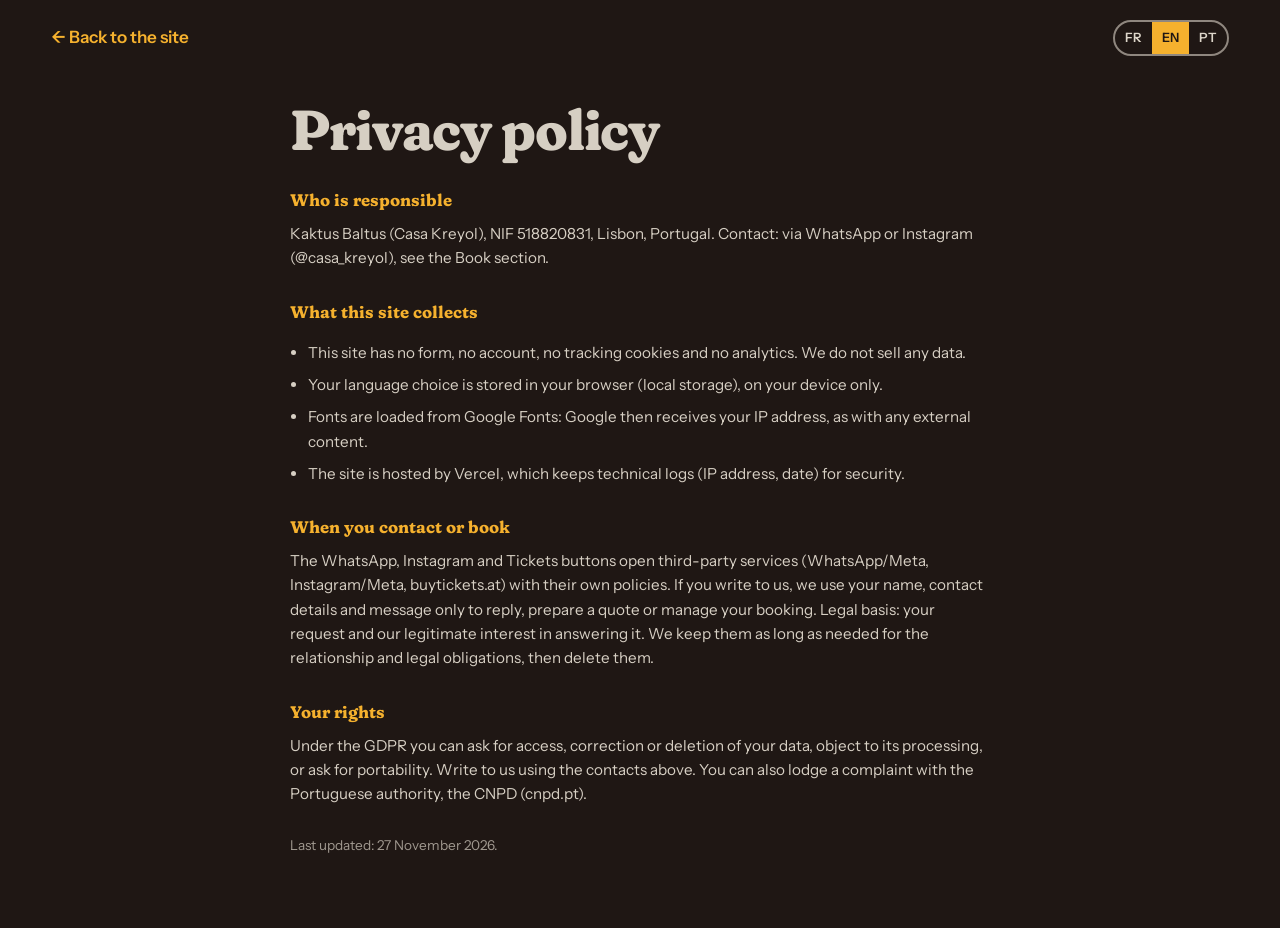
<file: privacy.html>
<!doctype html>
<html lang="fr" data-lang="fr">
<head>
<meta charset="utf-8">
<meta name="viewport" content="width=device-width, initial-scale=1">
<title>Casa Kreyol · Politique de confidentialité</title>
<meta name="robots" content="noindex">
<link rel="icon" href="assets/logo.png">
<link rel="preconnect" href="https://fonts.googleapis.com">
<link rel="preconnect" href="https://fonts.gstatic.com" crossorigin>
<link href="https://fonts.googleapis.com/css2?family=Fraunces:ital,opsz,wght,SOFT@0,9..144,400..900,100;1,9..144,400..900,100&family=Instrument+Sans:wght@400;500;600;700&display=swap" rel="stylesheet">
<link rel="stylesheet" href="styles.css">
</head>
<body class="privacy-page">
<header class="privacy-bar">
  <a class="privacy-bar__back" href="./"><span lang="fr">&larr; Retour au site</span><span lang="en">&larr; Back to the site</span><span lang="pt">&larr; Voltar ao site</span></a>
  <div class="lang" role="group" aria-label="Langue / Language">
    <button type="button" data-set-lang="fr" aria-pressed="true">FR</button>
    <button type="button" data-set-lang="en" aria-pressed="false">EN</button>
    <button type="button" data-set-lang="pt" aria-pressed="false">PT</button>
  </div>
</header>
<main>
<section class="privacy" id="confidentialite" aria-labelledby="privacy-title">
  <div class="privacy__inner">
    <h2 id="privacy-title"><span lang="fr">Politique de confidentialité</span><span lang="en">Privacy policy</span><span lang="pt">Política de privacidade</span></h2>

    <h3><span lang="fr">Qui est responsable</span><span lang="en">Who is responsible</span><span lang="pt">Quem é o responsável</span></h3>
    <p><span lang="fr">Kaktus Baltus (Casa Kreyol), NIF 518820831, Lisbonne, Portugal. Contact : via WhatsApp ou Instagram (@casa_kreyol), voir la section Réserver.</span><span lang="en">Kaktus Baltus (Casa Kreyol), NIF 518820831, Lisbon, Portugal. Contact: via WhatsApp or Instagram (@casa_kreyol), see the Book section.</span><span lang="pt">Kaktus Baltus (Casa Kreyol), NIF 518820831, Lisboa, Portugal. Contacto: via WhatsApp ou Instagram (@casa_kreyol), ver a secção Reservar.</span></p>

    <h3><span lang="fr">Ce que ce site collecte</span><span lang="en">What this site collects</span><span lang="pt">O que este site recolhe</span></h3>
    <ul>
      <li><span lang="fr">Ce site n'a pas de formulaire, pas de compte, pas de cookies de suivi ni d'outil d'analyse. Nous ne vendons aucune donnée.</span><span lang="en">This site has no form, no account, no tracking cookies and no analytics. We do not sell any data.</span><span lang="pt">Este site não tem formulário, conta, cookies de rastreio nem ferramentas de análise. Não vendemos dados.</span></li>
      <li><span lang="fr">Votre choix de langue est gardé dans votre navigateur (stockage local), uniquement sur votre appareil.</span><span lang="en">Your language choice is stored in your browser (local storage), on your device only.</span><span lang="pt">A sua escolha de idioma fica guardada no seu navegador (armazenamento local), apenas no seu dispositivo.</span></li>
      <li><span lang="fr">Les polices sont chargées depuis Google Fonts : Google reçoit alors votre adresse IP, comme pour tout contenu externe.</span><span lang="en">Fonts are loaded from Google Fonts: Google then receives your IP address, as with any external content.</span><span lang="pt">Os tipos de letra são carregados do Google Fonts: a Google recebe assim o seu endereço IP, como em qualquer conteúdo externo.</span></li>
      <li><span lang="fr">Le site est hébergé par Vercel, qui conserve des journaux techniques (adresse IP, date) pour la sécurité.</span><span lang="en">The site is hosted by Vercel, which keeps technical logs (IP address, date) for security.</span><span lang="pt">O site está alojado na Vercel, que mantém registos técnicos (endereço IP, data) por segurança.</span></li>
    </ul>

    <h3><span lang="fr">Quand vous nous écrivez ou réservez</span><span lang="en">When you contact or book</span><span lang="pt">Quando nos contacta ou reserva</span></h3>
    <p><span lang="fr">Les boutons WhatsApp, Instagram et Billetterie ouvrent des services tiers (WhatsApp/Meta, Instagram/Meta, buytickets.at) avec leurs propres politiques. Si vous nous écrivez, nous utilisons votre nom, vos coordonnées et votre message uniquement pour répondre, établir un devis ou gérer votre réservation. Base légale : votre demande et nos intérêts légitimes à y répondre. Nous les gardons le temps nécessaire à la relation et aux obligations légales, puis les supprimons.</span><span lang="en">The WhatsApp, Instagram and Tickets buttons open third-party services (WhatsApp/Meta, Instagram/Meta, buytickets.at) with their own policies. If you write to us, we use your name, contact details and message only to reply, prepare a quote or manage your booking. Legal basis: your request and our legitimate interest in answering it. We keep them as long as needed for the relationship and legal obligations, then delete them.</span><span lang="pt">Os botões WhatsApp, Instagram e Bilhetes abrem serviços de terceiros (WhatsApp/Meta, Instagram/Meta, buytickets.at) com políticas próprias. Se nos escrever, usamos o seu nome, contactos e mensagem apenas para responder, preparar um orçamento ou gerir a sua reserva. Base legal: o seu pedido e o nosso interesse legítimo em responder. Guardamos os dados o tempo necessário à relação e às obrigações legais, e depois apagamo-los.</span></p>

    <h3><span lang="fr">Vos droits</span><span lang="en">Your rights</span><span lang="pt">Os seus direitos</span></h3>
    <p><span lang="fr">Selon le RGPD, vous pouvez demander l'accès, la correction ou la suppression de vos données, vous opposer à leur traitement ou demander leur portabilité. Écrivez-nous via les contacts ci-dessus. Vous pouvez aussi déposer une plainte auprès de l'autorité portugaise, la CNPD (cnpd.pt).</span><span lang="en">Under the GDPR you can ask for access, correction or deletion of your data, object to its processing, or ask for portability. Write to us using the contacts above. You can also lodge a complaint with the Portuguese authority, the CNPD (cnpd.pt).</span><span lang="pt">Ao abrigo do RGPD, pode pedir o acesso, a retificação ou o apagamento dos seus dados, opor-se ao tratamento ou pedir a portabilidade. Escreva-nos através dos contactos acima. Pode também apresentar queixa à autoridade portuguesa, a CNPD (cnpd.pt).</span></p>

    <p class="privacy__date"><span lang="fr">Dernière mise à jour : 27 novembre 2026.</span><span lang="en">Last updated: 27 November 2026.</span><span lang="pt">Última atualização: 27 de novembro de 2026.</span></p>
  </div>
</section>
</main>
<script>
(() => {
  const root = document.documentElement;
  const setLang = lang => {
    root.dataset.lang = lang; root.lang = lang;
    document.querySelectorAll('[data-set-lang]').forEach(b => b.setAttribute('aria-pressed', String(b.dataset.setLang === lang)));
    try { localStorage.setItem('ck-lang', lang); } catch (e) {}
  };
  let initial = 'fr';
  try { initial = localStorage.getItem('ck-lang') || (navigator.language || 'fr').slice(0, 2); } catch (e) {}
  setLang(['en', 'pt'].includes(initial) ? initial : 'fr');
  document.querySelectorAll('[data-set-lang]').forEach(b => b.addEventListener('click', () => setLang(b.dataset.setLang)));
})();
</script>
</body>
</html>
</file>
<file: styles.css>
/* Casa Kreyol — demo
   Palette tirée du logo et des visuels Instagram */
:root {
  --sun: #F5B12E;
  --sun-deep: #E0901A;
  --mango: #E39D4E;
  --hibiscus: #C8301E;
  --hibiscus-deep: #9A2517;
  --palm: #1E7F6E;      /* vert-teal du mot "Kreyol" */
  --palm-deep: #2F5244;
  --lagoon: #72BCD4;
  --sand: #F6EEDB;
  --sand-2: #EFDFBF;
  --rum: #8D5131;
  --ink: #1F1714;
  --ink-soft: #5A4A40;
  --cream: #FFF8EA;

  --f-display: "Fraunces", Georgia, serif;
  --f-body: "Instrument Sans", system-ui, sans-serif;

  --gutter: clamp(16px, 4vw, 56px);
  --section: clamp(72px, 12vw, 160px);
  --radius: 22px;
}

*, *::before, *::after { box-sizing: border-box; }
html { scroll-behavior: smooth; -webkit-text-size-adjust: 100%; }
body {
  margin: 0;
  background: var(--sand);
  color: var(--ink);
  font: 400 1.0625rem/1.6 var(--f-body);
  overflow-x: hidden;
}
img { display: block; max-width: 100%; height: auto; }
a { color: inherit; }
h1, h2, h3 { font-family: var(--f-display); font-variation-settings: "SOFT" 100; margin: 0; }
h2 { font-size: clamp(2rem, 4.4vw, 3.6rem); line-height: 1.05; letter-spacing: -0.02em; font-weight: 750; text-wrap: balance; }
p { margin: 0; }

/* language switching */
html[data-lang="fr"] [lang="en"]:not(html), html[data-lang="fr"] [lang="pt"]:not(html),
html[data-lang="en"] [lang="fr"]:not(html), html[data-lang="en"] [lang="pt"]:not(html),
html[data-lang="pt"] [lang="fr"]:not(html), html[data-lang="pt"] [lang="en"]:not(html) { display: none !important; }

.skip { position: absolute; left: -999px; top: 8px; background: var(--ink); color: var(--cream); padding: 8px 14px; border-radius: 8px; z-index: 100; }
.skip:focus { left: 8px; }

.kicker {
  font: 600 0.8rem/1 var(--f-body);
  letter-spacing: 0.16em;
  text-transform: uppercase;
  color: var(--hibiscus-deep);
  margin-bottom: 18px;
  display: inline-flex; align-items: center; gap: 10px;
}
.kicker::before { content: ""; width: 26px; height: 3px; border-radius: 2px; background: currentColor; }
.kicker--light { color: var(--sun); }
.kicker--sun { color: var(--sun); }

/* buttons */
.btn {
  position: relative;
  display: inline-flex; align-items: center; justify-content: center;
  min-height: 48px; padding: 0 24px; border-radius: 999px;
  font: 600 1rem/1 var(--f-body); text-decoration: none;
  transition: transform .25s cubic-bezier(.2,.8,.2,1), background .25s, box-shadow .25s;
}
.btn:hover { transform: translateY(-2px); }
.btn:focus-visible, .channel:focus-visible, .lang button:focus-visible { outline: 3px solid var(--palm); outline-offset: 3px; }
.btn--sm { min-height: 40px; padding: 0 18px; font-size: .92rem; }
.btn--sun { background: var(--sun); color: var(--ink); box-shadow: 0 3px 0 var(--sun-deep); }
.btn--ink { background: var(--ink); color: var(--cream); box-shadow: 0 4px 0 #000; }
.btn--ghost { color: var(--ink); border: 2px solid currentColor; }

/* NAV */
.nav {
  position: fixed; inset: 0 0 auto 0; z-index: 50;
  display: flex; align-items: center; justify-content: space-between; gap: 16px;
  padding: 12px var(--gutter);
  transition: background .35s, box-shadow .35s, color .35s;
}
.nav.is-solid { background: rgba(246,238,219,.92); backdrop-filter: blur(10px); box-shadow: 0 1px 0 rgba(31,23,20,.08); }
.nav__brand { display: flex; align-items: center; gap: 10px; text-decoration: none; font: 750 1.15rem/1 var(--f-display); }
.nav__brand img { width: 44px; height: 44px; }
.nav__links { display: flex; gap: 28px; }
.nav__links a { text-decoration: none; font-weight: 500; position: relative; }
.nav__links a::after { content: ""; position: absolute; left: 0; right: 0; bottom: -4px; height: 2px; background: var(--hibiscus); transform: scaleX(0); transition: transform .3s; transform-origin: left; }
.nav__links a:hover::after { transform: scaleX(1); }
.nav__end { display: flex; align-items: center; gap: 12px; }
.lang { display: flex; border: 2px solid var(--ink); border-radius: 999px; overflow: hidden; }
.lang button { background: none; border: 0; padding: 6px 10px; font: 600 .8rem/1 var(--f-body); color: var(--ink); cursor: pointer; min-height: 32px; }
.lang button[aria-pressed="true"] { background: var(--ink); color: var(--cream); }

/* HERO */
.hero {
  position: relative; min-height: 100svh; overflow: hidden;
  display: grid; align-items: center;
  grid-template-columns: minmax(0, 1.12fr) minmax(0, .88fr);
  gap: clamp(28px, 5vw, 80px);
  padding: 120px var(--gutter) 160px;
  isolation: isolate;
}
.hero__sky {
  position: absolute; inset: 0; z-index: -4;
  background: linear-gradient(180deg, #FFE7A8 0%, #F9C964 45%, #F0A048 100%);
  transition: filter .1s linear;
}
.hero__sun {
  position: absolute; z-index: -3;
  width: min(62vw, 640px); aspect-ratio: 1; border-radius: 50%;
  right: 4vw; top: 14vh;
  background: radial-gradient(circle at 40% 38%, #FFF2C4 0%, var(--sun) 46%, var(--sun-deep) 100%);
  box-shadow: 0 0 120px 40px rgba(255, 200, 90, .45);
  will-change: transform;
}
.hero__sea { position: absolute; left: 0; right: 0; bottom: 0; height: 26vh; z-index: -2; }
.hero__sea svg { width: 100%; height: 100%; }
.hero__sea path { fill: var(--palm); }
.hero__sea::after { content: ""; position: absolute; inset: 40% 0 0; background: var(--palm); }
.hero__palm { position: absolute; z-index: -1; color: var(--palm-deep); width: clamp(160px, 22vw, 320px); height: auto; aspect-ratio: 300/520; will-change: transform; }
.hero__palm--l { left: auto; right: 24vw; bottom: 12vh; width: clamp(110px, 12vw, 190px); color: #2F5A4A; transform-origin: bottom; }
.hero__palm--r { right: -3vw; bottom: -2vh; width: clamp(200px, 28vw, 420px); transform: scaleX(-1); color: #24463A; }
.hero__hibiscus { position: absolute; z-index: 1; color: var(--hibiscus); width: clamp(90px, 11vw, 160px); left: 46%; bottom: 7vh; will-change: transform; filter: drop-shadow(0 10px 12px rgba(80, 20, 10, .3)); }

.hero__copy { max-width: 700px; position: relative; z-index: 2; }
.hero__title { font-size: clamp(3rem, 7vw, 6.6rem); line-height: .92; letter-spacing: -0.035em; font-weight: 850; }
.hero__title .line { display: block; overflow: hidden; padding-bottom: .06em; }
.hero__title .line > span { display: inline-block; transform: translateY(105%); animation: rise .9s cubic-bezier(.2,.8,.2,1) forwards; }
.hero__title .line:nth-child(2) > span { animation-delay: .12s; color: var(--hibiscus-deep); font-style: italic; }
@keyframes rise { to { transform: none; } }
.hero__kreyol { font: italic 600 clamp(1.3rem, 2.4vw, 1.8rem)/1.2 var(--f-display); color: var(--palm-deep); margin: 22px 0 14px; }
.hero__lede { max-width: 46ch; color: #3E2C22; font-size: clamp(1.02rem, 1.4vw, 1.18rem); }
.hero__cta { display: flex; flex-wrap: wrap; gap: 12px; margin-top: 30px; }

/* madras band */
.madras {
  height: 26px;
  background:
    repeating-linear-gradient(90deg, rgba(200,48,30,.95) 0 34px, transparent 34px 46px, rgba(30,127,110,.9) 46px 70px, transparent 70px 82px, rgba(245,177,46,.95) 82px 120px, transparent 120px 128px),
    repeating-linear-gradient(0deg, rgba(31,23,20,.18) 0 3px, transparent 3px 9px),
    var(--sun);
}

/* ISLAND TOUR */
.tour { position: relative; height: 560vh; background: var(--ground, #1D3A8A); transition: background-color .6s ease; color: var(--cream); }
.tour__sticky { position: sticky; top: 0; height: 100svh; overflow: hidden; display: grid; grid-template-rows: auto 1fr; grid-template-columns: minmax(0, 1fr); padding: 96px 0 32px; }
.tour__head { padding: 0 var(--gutter); }
.tour__title { max-width: 18ch; font-size: clamp(1.9rem, 4vw, 3.2rem); }
.route { list-style: none; display: flex; gap: 0; padding: 0; margin: 26px 0 0; max-width: 520px; position: relative; }
.route::before { content: ""; position: absolute; left: 7px; right: 7px; top: 6px; height: 2px; background: rgba(255,248,234,.25); }
.route::after { content: ""; position: absolute; left: 7px; top: 6px; height: 2px; width: calc((100% - 14px) * var(--route, 0)); background: var(--accent, var(--sun)); transition: width .2s linear; }
.route li { flex: 1; position: relative; }
.route li:last-child { flex: 0 0 14px; }
.route li::before { content: ""; position: absolute; left: 0; top: 0; width: 14px; height: 14px; border-radius: 50%; background: var(--ground, #1D3A8A); border: 2px solid rgba(255,248,234,.5); z-index: 1; transition: background .3s, border-color .3s; }
.route li.is-done::before { background: var(--accent, var(--sun)); border-color: var(--accent, var(--sun)); }

.tour__rail { display: flex; height: 100%; will-change: transform; }
.stop { flex: 0 0 100vw; display: grid; place-items: center; padding: 20px var(--gutter); }
.stop__pass {
  position: relative; width: min(760px, 100%);
  background: var(--cream); color: var(--ink);
  border-radius: var(--radius);
  padding: clamp(22px, 4vw, 44px);
  box-shadow: 0 30px 60px -20px rgba(0,0,0,.45), 0 2px 0 rgba(255,255,255,.6) inset;
  transform: rotate(-1.2deg);
  /* ticket notches */
  -webkit-mask: radial-gradient(circle 16px at 0 62%, #0000 98%, #000) left / 51% 100% no-repeat, radial-gradient(circle 16px at 100% 62%, #0000 98%, #000) right / 51% 100% no-repeat;
          mask: radial-gradient(circle 16px at 0 62%, #0000 98%, #000) left / 51% 100% no-repeat, radial-gradient(circle 16px at 100% 62%, #0000 98%, #000) right / 51% 100% no-repeat;
}
.stop:nth-child(even) .stop__pass { transform: rotate(1deg); }
.pass__top { display: flex; justify-content: space-between; font: 600 .75rem/1 var(--f-body); letter-spacing: .18em; color: var(--ink-soft); padding-bottom: 16px; border-bottom: 2px dashed rgba(31,23,20,.2); margin-bottom: 20px; }
.stop__name { font-size: clamp(2.6rem, 7.5vw, 5.6rem); line-height: .95; letter-spacing: -0.03em; font-weight: 850; }
.stop__name i { font-weight: 500; color: var(--hibiscus); }
.stop__motto { font: italic 500 clamp(1.1rem, 2vw, 1.45rem)/1.3 var(--f-display); color: var(--palm-deep); margin: 12px 0 26px; }
.pass__grid { display: grid; grid-template-columns: repeat(3, 1fr); gap: 18px; margin: 0; padding-top: 22px; border-top: 2px dashed rgba(31,23,20,.2); }
.pass__grid dt { font: 600 .72rem/1 var(--f-body); letter-spacing: .14em; text-transform: uppercase; color: var(--ink-soft); margin-bottom: 8px; }
.pass__grid dd { margin: 0; font-weight: 600; line-height: 1.35; }
.pass__stamp {
  position: absolute; right: clamp(18px, 4vw, 40px); top: clamp(48px, 7vw, 70px);
  width: clamp(84px, 11vw, 120px); aspect-ratio: 1; border-radius: 50%;
  display: grid; place-items: center;
  border: 4px double var(--hibiscus); color: var(--hibiscus);
  font: 800 clamp(1rem, 2vw, 1.4rem)/1 var(--f-display); letter-spacing: .04em;
  transform: rotate(-14deg) scale(1.8); opacity: 0;
  transition: transform .45s cubic-bezier(.3,1.6,.5,1), opacity .2s;
}
.stop.is-stamped .pass__stamp { transform: rotate(-14deg) scale(1); opacity: .9; }

/* KITCHEN */
.kitchen {
  display: grid; grid-template-columns: 1.1fr 1fr; grid-template-rows: auto auto;
  gap: 0 clamp(24px, 4vw, 64px);
  padding: var(--section) var(--gutter);
  max-width: 1280px; margin: 0 auto; align-items: center;
}
.kitchen__text { grid-row: 1 / span 2; max-width: 34rem; }
.kitchen__text h2 { margin-bottom: 22px; }
.kitchen__text p:last-child { color: var(--ink-soft); max-width: 52ch; }
.kitchen__photo { margin: 0; position: relative; will-change: transform; }
.kitchen__photo img { border-radius: 18px; width: 100%; object-fit: cover; }
.kitchen__photo--a { grid-column: 2; width: 72%; justify-self: end; transform: rotate(2.5deg); box-shadow: 14px 14px 0 var(--sun); border-radius: 18px; }
.kitchen__photo--b { grid-column: 2; width: 62%; margin-top: -22%; transform: rotate(-3deg); box-shadow: -12px 12px 0 var(--hibiscus); border-radius: 18px; z-index: 1; }
.kitchen__photo figcaption { position: absolute; left: 12px; bottom: 12px; background: var(--cream); padding: 6px 12px; border-radius: 999px; font: italic 600 .9rem/1 var(--f-display); }

/* OFFERS */
.offers { background: var(--sand-2); padding: var(--section) var(--gutter); }
.section-head { max-width: 1280px; margin: 0 auto 48px; }
.offers__list { max-width: 1280px; margin: 0 auto; display: grid; grid-template-columns: 1fr 1.25fr 1fr; gap: clamp(16px, 2vw, 28px); align-items: stretch; }
.offer { background: var(--cream); border-radius: var(--radius); padding: clamp(24px, 3vw, 36px); display: flex; flex-direction: column; gap: 14px; position: relative; box-shadow: 0 1px 0 rgba(31,23,20,.06), 0 18px 40px -26px rgba(80,40,10,.45); }
.offer h3 { font-size: clamp(1.6rem, 2.4vw, 2.1rem); font-weight: 780; letter-spacing: -0.02em; }
.offer p { color: var(--ink-soft); }
.offer__num { font: 800 .85rem/1 var(--f-body); color: var(--hibiscus); letter-spacing: .1em; }
.offer__price { margin-top: auto !important; font: 700 1.3rem/1 var(--f-display); color: var(--ink) !important; padding-top: 14px; border-top: 2px dashed rgba(31,23,20,.15); }
.offer--feature { background: var(--palm-deep); color: var(--cream); translate: 0 -14px; }
.offer--feature p, .offer--feature .offer__note { color: rgba(255,248,234,.82); }
.offer--feature .offer__num { color: var(--sun); }
.offer__tiers { list-style: none; padding: 0; margin: 0; display: grid; gap: 10px; }
.offer__tiers li { display: grid; grid-template-columns: 4.2rem 1fr; align-items: baseline; gap: 10px; padding: 12px 0; border-bottom: 1px solid rgba(255,248,234,.18); }
.offer__tiers b { font: 800 1.35rem/1 var(--f-display); color: var(--sun); }
.offer__note { margin-top: auto !important; font-size: .95rem; }

/* EVENTS */
.events { padding: var(--section) var(--gutter); background: var(--sand); }
.events__list { list-style: none; padding: 0; margin: 0 auto; max-width: 1280px; display: grid; gap: 16px; }
.event {
  display: grid; grid-template-columns: 130px 1fr auto; align-items: center; gap: clamp(16px, 3vw, 40px);
  background: var(--cream); border-radius: var(--radius); padding: 18px clamp(18px, 3vw, 32px) 18px 18px;
  border-left: 10px solid var(--tone, var(--palm));
  box-shadow: 0 1px 0 rgba(31,23,20,.06), 0 16px 34px -26px rgba(80,40,10,.5);
  transition: transform .3s cubic-bezier(.2,.8,.2,1), box-shadow .3s;
}
.event:hover { transform: translateX(6px); box-shadow: 0 1px 0 rgba(31,23,20,.06), 0 22px 40px -24px rgba(80,40,10,.55); }
.event__date { display: grid; justify-items: center; background: var(--tone, var(--palm)); color: var(--cream); border-radius: 16px; padding: 14px 8px; line-height: 1; }
.event__day { font: 850 3rem/1 var(--f-display); letter-spacing: -0.03em; }
.event__month { font: 700 1rem/1 var(--f-body); text-transform: uppercase; letter-spacing: .12em; margin-top: 4px; }
.event__wd { font-size: .78rem; opacity: .8; margin-top: 8px; }
.event__body h3 { font-size: clamp(1.35rem, 2.2vw, 1.85rem); font-weight: 760; letter-spacing: -0.015em; line-height: 1.15; }
.event__tag { display: inline-block; font: 600 .7rem/1 var(--f-body); letter-spacing: .1em; text-transform: uppercase; color: var(--hibiscus-deep); background: #F8D9CF; padding: 5px 9px; border-radius: 999px; margin-bottom: 10px; }
.event__meta { color: var(--ink-soft); margin-top: 8px; }
.event__music { font: italic 600 1rem/1.3 var(--f-display); color: var(--palm-deep); margin-top: 4px; }
.event__end { display: grid; justify-items: end; gap: 10px; }
.event__price { font: 800 1.6rem/1 var(--f-display); }
.events__empty { max-width: 1280px; margin: 0 auto; font: italic 500 1.2rem/1.5 var(--f-display); color: var(--ink-soft); }

/* RUM */
.rum { background: radial-gradient(120% 90% at 50% 110%, #5A2E14 0%, #2A1810 55%, #1A100B 100%); color: var(--cream); padding: var(--section) var(--gutter); overflow: hidden; }
.rum__inner { max-width: 1280px; margin: 0 auto; }
.rum h2 { max-width: 20ch; }
.shelf { list-style: none; padding: 0; margin: 64px 0 0; display: grid; grid-template-columns: repeat(5, 1fr); gap: 18px; position: relative; }
.shelf::after { content: ""; position: absolute; left: -2%; right: -2%; bottom: 38px; height: 12px; border-radius: 4px; background: linear-gradient(#9C6236, #5F3519); box-shadow: 0 14px 24px rgba(0,0,0,.5); }
.shelf li { display: flex; flex-direction: column; align-items: center; gap: 30px; text-align: center; }
.shelf b { font-weight: 600; font-size: .98rem; }
.bottle {
  --h: 1;
  width: 64px; height: 190px; position: relative; display: block;
  background: linear-gradient(90deg, rgba(255,255,255,.18), rgba(255,255,255,.04) 40%, rgba(255,255,255,.14) 70%, rgba(255,255,255,.04));
  border: 2px solid rgba(255,248,234,.45);
  border-radius: 14px 14px 12px 12px;
  margin-top: 40px; overflow: visible; z-index: 1;
  transform-origin: bottom center; transition: transform .35s cubic-bezier(.3,1.5,.5,1);
}
.bottle::before { content: ""; position: absolute; left: 50%; top: -44px; width: 22px; height: 46px; transform: translateX(-50%); border: 2px solid rgba(255,248,234,.45); border-bottom: 0; border-radius: 6px 6px 0 0; background: linear-gradient(var(--hibiscus) 0 14px, rgba(255,255,255,.06) 14px); }
.bottle::after { content: ""; position: absolute; left: 4px; right: 4px; bottom: 4px; height: calc(70% * var(--fill, 0)); border-radius: 8px; background: var(--liquid); transition: height 1.2s cubic-bezier(.2,.8,.2,1); box-shadow: inset 0 6px 0 rgba(255,255,255,.25); }
.shelf.is-filled .bottle { --fill: 1; }
.shelf li:hover .bottle { transform: rotate(-6deg); }

/* BOOKING */
.book { padding: var(--section) var(--gutter); background: var(--sun); position: relative; overflow: hidden; }
.book::before { content: ""; position: absolute; inset: auto -10% -60% -10%; height: 90%; border-radius: 50%; background: var(--sun-deep); opacity: .35; }
.book__card { position: relative; max-width: 980px; margin: 0 auto; background: var(--cream); border-radius: 28px; padding: clamp(28px, 5vw, 64px); box-shadow: 10px 10px 0 var(--ink); }
.book__card h2 { max-width: 16ch; }
.book__lede { color: var(--ink-soft); margin: 18px 0 34px; max-width: 46ch; }
.book__actions { display: grid; grid-template-columns: repeat(3, 1fr); gap: 14px; }
.channel { display: flex; flex-direction: column; gap: 6px; padding: 20px 22px; border-radius: 18px; text-decoration: none; transition: transform .25s, box-shadow .25s; box-shadow: 0 4px 0 rgba(0,0,0,.35); min-height: 96px; justify-content: center; }
.channel:hover { transform: translateY(-3px); box-shadow: 0 7px 0 rgba(0,0,0,.35); }
.channel__label { font: 750 1.35rem/1 var(--f-display); }
.channel__hint { font-size: .9rem; opacity: .85; }
.channel--wa { background: #1E7F4E; color: #fff; }
.channel--ig { background: var(--hibiscus); color: #fff; }
.channel--tk { background: var(--ink); color: var(--cream); }
.mascot { position: absolute; right: clamp(10px, 4vw, 48px); top: -70px; width: clamp(90px, 11vw, 130px); height: auto; aspect-ratio: 160/220; }
.mascot__arm { transform-origin: 104px 130px; animation: wave 2.4s ease-in-out infinite; }
@keyframes wave { 0%, 60%, 100% { transform: rotate(0); } 70% { transform: rotate(-14deg); } 80% { transform: rotate(8deg); } 90% { transform: rotate(-10deg); } }

/* FOOTER */
.foot { background: var(--ink); color: rgba(255,248,234,.75); text-align: center; padding: 56px var(--gutter) 40px; display: grid; justify-items: center; gap: 10px; font-size: .95rem; }
.foot__kreyol { font: italic 600 1.3rem/1.2 var(--f-display); color: var(--sun); }
.foot__demo { font-size: .8rem; opacity: .6; margin-top: 10px; }

/* reveal */
.reveal { opacity: 0; transform: translateY(28px); transition: opacity .8s ease, transform .8s cubic-bezier(.2,.8,.2,1); }
.reveal.is-in { opacity: 1; transform: none; }
.event.reveal.is-in:hover { transform: translateX(6px); transition-duration: .3s; }

/* RESPONSIVE */
@media (max-width: 900px) {
  .nav__links { display: none; }
  .kitchen { grid-template-columns: 1fr; }
  .kitchen__text { grid-row: auto; margin-bottom: 40px; }
  .kitchen__photo--a { grid-column: 1; width: 70%; }
  .kitchen__photo--b { grid-column: 1; width: 58%; margin-top: -30%; }
  .offers__list { grid-template-columns: 1fr; }
  .offer--feature { translate: none; }
  .book__actions { grid-template-columns: 1fr; }
  .event { grid-template-columns: 92px 1fr; padding-right: 18px; }
  .event__day { font-size: 2.3rem; }
  .event__end { grid-column: 1 / -1; grid-template-columns: auto auto; justify-content: space-between; align-items: center; padding-top: 12px; border-top: 2px dashed rgba(31,23,20,.12); }
  .shelf { grid-template-columns: repeat(5, minmax(56px, 1fr)); gap: 8px; }
  .bottle { width: 44px; height: 130px; }
  .shelf b { font-size: .8rem; }
}
@media (max-width: 560px) {
  .nav__brand span { display: none; }
  .hero { padding-top: 100px; align-items: start; }
  .hero__sun { width: 78vw; right: -18vw; top: 52vh; }
  .hero__hibiscus { left: auto; right: 8vw; bottom: 3vh; }
  .hero__palm--l { display: none; }
  .pass__grid { grid-template-columns: 1fr; gap: 12px; }
  .pass__stamp { top: 18px; right: 14px; width: 70px; }
  .stop__pass { padding-top: 22px; }
  .pass__top { padding-right: 70px; }
  .tour__sticky { padding-top: 84px; }
  .route { margin-top: 18px; }
  .mascot { top: -56px; }
  .shelf { grid-template-columns: repeat(3, 1fr); row-gap: 8px; }
  .shelf::after { display: none; }
  .shelf li { border-bottom: 8px solid #7A4520; padding-bottom: 6px; border-radius: 0 0 4px 4px; }
}

/* Reduced motion: no pinning, no rail */
@media (prefers-reduced-motion: reduce) {
  html { scroll-behavior: auto; }
  *, *::before, *::after { animation-duration: .001ms !important; animation-iteration-count: 1 !important; transition-duration: .001ms !important; }
  .hero__title .line > span { transform: none; }
  .tour { height: auto; background: #1D3A8A; }
  .tour__sticky { position: static; height: auto; padding-bottom: 60px; }
  .tour__rail { flex-direction: column; transform: none !important; gap: 24px; }
  .stop { flex: none; width: 100%; }
  .pass__stamp { opacity: .9; transform: rotate(-14deg); }
  .route { display: none; }
  .reveal { opacity: 1; transform: none; }
  .bottle { --fill: 1; }
}


/* questionnaire additions */
.hero__motto { font: italic 600 1.05rem/1.3 var(--f-display); color: var(--ink-soft); margin: -6px 0 14px; }
.story { background: var(--cream); padding: var(--section) var(--gutter); }
.story__inner { max-width: 760px; margin: 0 auto; display: grid; gap: 16px; }
.story__sub { font: italic 600 1.3rem/1.3 var(--f-display); color: var(--ink-soft); }
.story__inner > p:last-child { font-size: 1.15rem; max-width: 56ch; }
.offer:not(.offer--feature) .offer__note { margin-top: 0 !important; font-size: .9rem; }
.offers__allergy { max-width: 1280px; margin: 28px auto 0; color: var(--ink-soft); font-size: .95rem; }
.rum__origins { margin-top: 28px; max-width: 60ch; color: rgba(255,248,234,.82); }
.foot__legal { font-size: .85rem; opacity: .8; }
.foot__legal a { color: inherit; text-decoration: underline; text-underline-offset: 3px; }
.foot__legal a:hover { color: var(--sun); }
.privacy { padding: 72px var(--gutter); background: var(--ink); color: rgba(255,248,234,.82); }
.privacy__inner { max-width: 70ch; margin: 0 auto; font-size: .95rem; line-height: 1.6; }
.privacy h2 { margin-bottom: 24px; }
.privacy h3 { margin: 28px 0 8px; font-size: 1.05rem; color: var(--sun); }
.privacy ul { padding-left: 1.2em; display: grid; gap: 8px; }
.privacy__date { margin-top: 28px; font-size: .85rem; opacity: .7; }


/* =========================================================
   ALIVE LAYER: hero photo, motion, micro-interactions
   (all of it is switched off by the reduced-motion rule above)
   ========================================================= */

/* island tour: vertical scroll stays native, horizontal swipes go to main.js */
.tour__sticky { touch-action: pan-y; }

/* scroll progress */
.progress {
  position: fixed; inset: 0 0 auto 0; height: 3px; z-index: 60;
  background: linear-gradient(90deg, var(--hibiscus), var(--sun) 55%, var(--palm));
  transform: scaleX(var(--progress, 0)); transform-origin: left;
  pointer-events: none;
}

/* anchors land below the fixed nav */
section[id]:not(.tour) { scroll-margin-top: 64px; }

/* hero background: slow sky drift, breathing sun glow, glints on the sea */
.hero__sky { background-size: 100% 170%; animation: sky-drift 16s ease-in-out infinite alternate; }
@keyframes sky-drift { from { background-position: 50% 0%; } to { background-position: 50% 100%; } }
.hero__sun { animation: sun-glow 6s ease-in-out infinite alternate; }
@keyframes sun-glow {
  from { box-shadow: 0 0 100px 30px rgba(255, 200, 90, .38); }
  to   { box-shadow: 0 0 150px 56px rgba(255, 200, 90, .55); }
}
.hero__sea::before {
  content: ""; position: absolute; inset: 48% 0 0; z-index: 1; pointer-events: none;
  background-image:
    radial-gradient(ellipse 34px 2px at 15% 30%, rgba(255,248,234,.55), transparent 70%),
    radial-gradient(ellipse 22px 2px at 55% 65%, rgba(255,248,234,.4), transparent 70%),
    radial-gradient(ellipse 46px 2px at 80% 20%, rgba(255,248,234,.45), transparent 70%);
  background-size: 340px 60px;
  animation: glint 11s linear infinite;
}
@keyframes glint { to { background-position: 340px 0; } }

/* hand-drawn underline under the second headline line */
.hero__title .line--scribble { padding-bottom: .24em; margin-bottom: -.18em; }
.line--scribble > span { position: relative; }
.scribble {
  position: absolute; left: -2%; width: 104%; bottom: -.16em; height: .26em;
  overflow: visible; pointer-events: none;
}
.scribble path {
  fill: none; stroke: var(--sun-deep); stroke-width: 5; stroke-linecap: round;
  stroke-dasharray: 1; stroke-dashoffset: 1;
  animation: draw 1.1s cubic-bezier(.6,.1,.3,1) 1.05s forwards;
}
@keyframes draw { to { stroke-dashoffset: 0; } }

/* hero photo with warm-gradient fallback */
.hero__media {
  position: relative; z-index: 2; justify-self: end;
  width: min(100%, 500px);
  animation: media-in 1.1s cubic-bezier(.2,.8,.2,1) .25s both;
}
@keyframes media-in { from { opacity: 0; transform: translateY(40px) rotate(2deg); } }
.hero__photo {
  position: relative; margin: 0; aspect-ratio: 4 / 5; overflow: hidden;
  border-radius: 260px 260px 28px 28px;
  border: 8px solid var(--cream);
  background:
    radial-gradient(circle at 30% 22%, #FFE7A8 0%, transparent 52%),
    linear-gradient(165deg, var(--sun) 0%, var(--mango) 42%, var(--hibiscus) 100%);
  box-shadow: 16px 18px 0 var(--hibiscus-deep), 0 40px 70px -30px rgba(80, 30, 10, .55);
}
.hero__photo-fallback {
  position: absolute; width: 46%; left: 27%; top: 30%;
  color: rgba(255, 248, 234, .55);
}
.hero__photo img {
  position: relative; width: 100%; height: 100%;
  object-fit: cover; object-position: 42% 62%;
  scale: 1.12; will-change: transform;
}

/* booking card floating over the photo's corner */
.hero__card {
  position: absolute; left: -14%; bottom: 7%; z-index: 3;
  display: grid; gap: 6px; min-width: 200px;
  background: var(--cream); color: var(--ink);
  border-radius: 20px; padding: 16px 20px 18px;
  box-shadow: 8px 8px 0 var(--ink);
  animation: float 5.5s ease-in-out infinite;
}
@keyframes float { 0%, 100% { translate: 0 0; } 50% { translate: 0 -10px; } }
.hero__card-k { font: 600 .72rem/1.2 var(--f-body); letter-spacing: .12em; text-transform: uppercase; color: var(--hibiscus-deep); }
.hero__card-price { font: 800 2rem/1 var(--f-display); letter-spacing: -0.02em; }
.hero__card-price small { font: 500 .95rem/1 var(--f-body); color: var(--ink-soft); letter-spacing: 0; }
.hero__card-cta {
  justify-self: start; margin-top: 6px;
  font-weight: 700; text-decoration: none; color: var(--palm-deep);
  border-bottom: 2px solid var(--sun); padding-bottom: 2px;
  transition: color .25s, border-color .25s;
}
.hero__card-cta:hover { color: var(--hibiscus); border-color: var(--hibiscus); }
.hero__card-cta:focus-visible { outline: 3px solid var(--palm); outline-offset: 3px; border-radius: 4px; }

/* primary buttons: shine sweep + soft pulse ring */
.btn--ink.btn--pulse {
  background: linear-gradient(105deg, transparent 38%, rgba(255,248,234,.28) 50%, transparent 62%) no-repeat, var(--ink);
  background-size: 260% 100%, auto;
  animation: shine 5s ease-in-out infinite;
}
.btn--sun.btn--pulse {
  background: linear-gradient(105deg, transparent 38%, rgba(255,255,255,.6) 50%, transparent 62%) no-repeat, var(--sun);
  background-size: 260% 100%, auto;
  animation: shine 5s ease-in-out 1.2s infinite;
}
@keyframes shine { 0% { background-position: 130% 0, 0 0; } 28%, 100% { background-position: -30% 0, 0 0; } }
.btn--pulse::after {
  content: ""; position: absolute; inset: 0; border-radius: inherit; pointer-events: none;
  animation: ring 2.8s ease-out infinite;
}
@keyframes ring {
  0% { box-shadow: 0 0 0 0 rgba(200, 48, 30, .45); }
  70%, 100% { box-shadow: 0 0 0 14px rgba(200, 48, 30, 0); }
}

/* sparkles on button hover (spawned by main.js) */
.btn { --spark: var(--sun); }
.btn--sun, .btn--ghost { --spark: var(--hibiscus); }
.channel { position: relative; --spark: var(--cream); }
.spark {
  position: absolute; left: var(--sx); top: var(--sy); width: 9px; height: 9px;
  background: var(--spark); pointer-events: none; z-index: 2;
  clip-path: polygon(50% 0, 62% 38%, 100% 50%, 62% 62%, 50% 100%, 38% 62%, 0 50%, 38% 38%);
  animation: spark .75s cubic-bezier(.2,.8,.2,1) forwards;
}
@keyframes spark {
  0% { transform: translate(-50%, -50%) scale(0) rotate(0); opacity: 1; }
  60% { opacity: 1; }
  100% { transform: translate(calc(-50% + var(--dx)), calc(-50% + var(--dy))) scale(1) rotate(160deg); opacity: 0; }
}

/* offers: hover lift, breathing featured card */
.offer.reveal { transition: opacity .8s ease, transform .8s cubic-bezier(.2,.8,.2,1), translate .35s cubic-bezier(.2,.8,.2,1), box-shadow .35s; }
.offer:hover { translate: 0 -8px; box-shadow: 0 1px 0 rgba(31,23,20,.06), 0 30px 50px -26px rgba(80,40,10,.55); }
.offer--feature:hover { translate: 0 -22px; }
.offer--feature.is-in { animation: breathe 5.5s ease-in-out 1s infinite; }
@keyframes breathe { 0%, 100% { scale: 1; } 50% { scale: 1.015; } }

/* draw-on checkmarks in the tasting tiers */
.offer__tiers.has-ticks li { grid-template-columns: 1.3rem 4.2rem 1fr; }
.tick { width: 1.15rem; height: 1.15rem; align-self: center; }
.tick path {
  fill: none; stroke: var(--sun); stroke-width: 3; stroke-linecap: round; stroke-linejoin: round;
  stroke-dasharray: 1; stroke-dashoffset: 1;
  transition: stroke-dashoffset .6s cubic-bezier(.6,.1,.3,1);
}
.offer__tiers.is-drawn .tick path { stroke-dashoffset: 0; }
.offer__tiers.is-drawn li:nth-child(2) .tick path { transition-delay: .25s; }
.offer__tiers.is-drawn li:nth-child(3) .tick path { transition-delay: .5s; }

.count { font-variant-numeric: tabular-nums; }

/* bobbing bottles once the shelf has filled */
.shelf.is-filled .bottle { animation: bob 3.8s ease-in-out 1.3s infinite; }
.shelf.is-filled li:nth-child(2) .bottle { animation-delay: 1.7s; }
.shelf.is-filled li:nth-child(3) .bottle { animation-delay: 2.1s; }
.shelf.is-filled li:nth-child(4) .bottle { animation-delay: 2.5s; }
.shelf.is-filled li:nth-child(5) .bottle { animation-delay: 2.9s; }
@keyframes bob { 0%, 100% { translate: 0 0; } 50% { translate: 0 -7px; } }

/* hero responsive */
@media (max-width: 900px) {
  .hero { grid-template-columns: 1fr; min-height: auto; padding-bottom: 140px; }
  .hero__media { justify-self: center; width: min(86%, 400px); margin-top: 12px; }
  .hero__card { left: -8%; bottom: 6%; }
}
@media (max-width: 560px) {
  .hero__media { width: 82%; justify-self: end; margin-right: 2%; }
  .hero__photo { border-width: 6px; box-shadow: 10px 12px 0 var(--hibiscus-deep); }
  .hero__card { left: -16%; bottom: 5%; min-width: 0; padding: 12px 16px 14px; }
  .hero__card-price { font-size: 1.6rem; }
}
@media (prefers-reduced-motion: reduce) {
  .scribble path { stroke-dashoffset: 0; }
  .hero__photo img { scale: 1.04; }
  .spark { display: none; }
}
.privacy-page { background: var(--ink); min-height: 100vh; }
.privacy-bar { display: flex; justify-content: space-between; align-items: center; gap: 16px; padding: 20px var(--gutter); }
.privacy-bar__back { color: var(--sun); text-decoration: none; font-weight: 600; }
.privacy-page .privacy { padding-top: 24px; }
.privacy-bar .lang { border-color: rgba(255,248,234,.5); }
.privacy-bar .lang button { color: rgba(255,248,234,.85); }
.privacy-bar .lang button[aria-pressed="true"] { background: var(--sun); color: var(--ink); }
</file>
